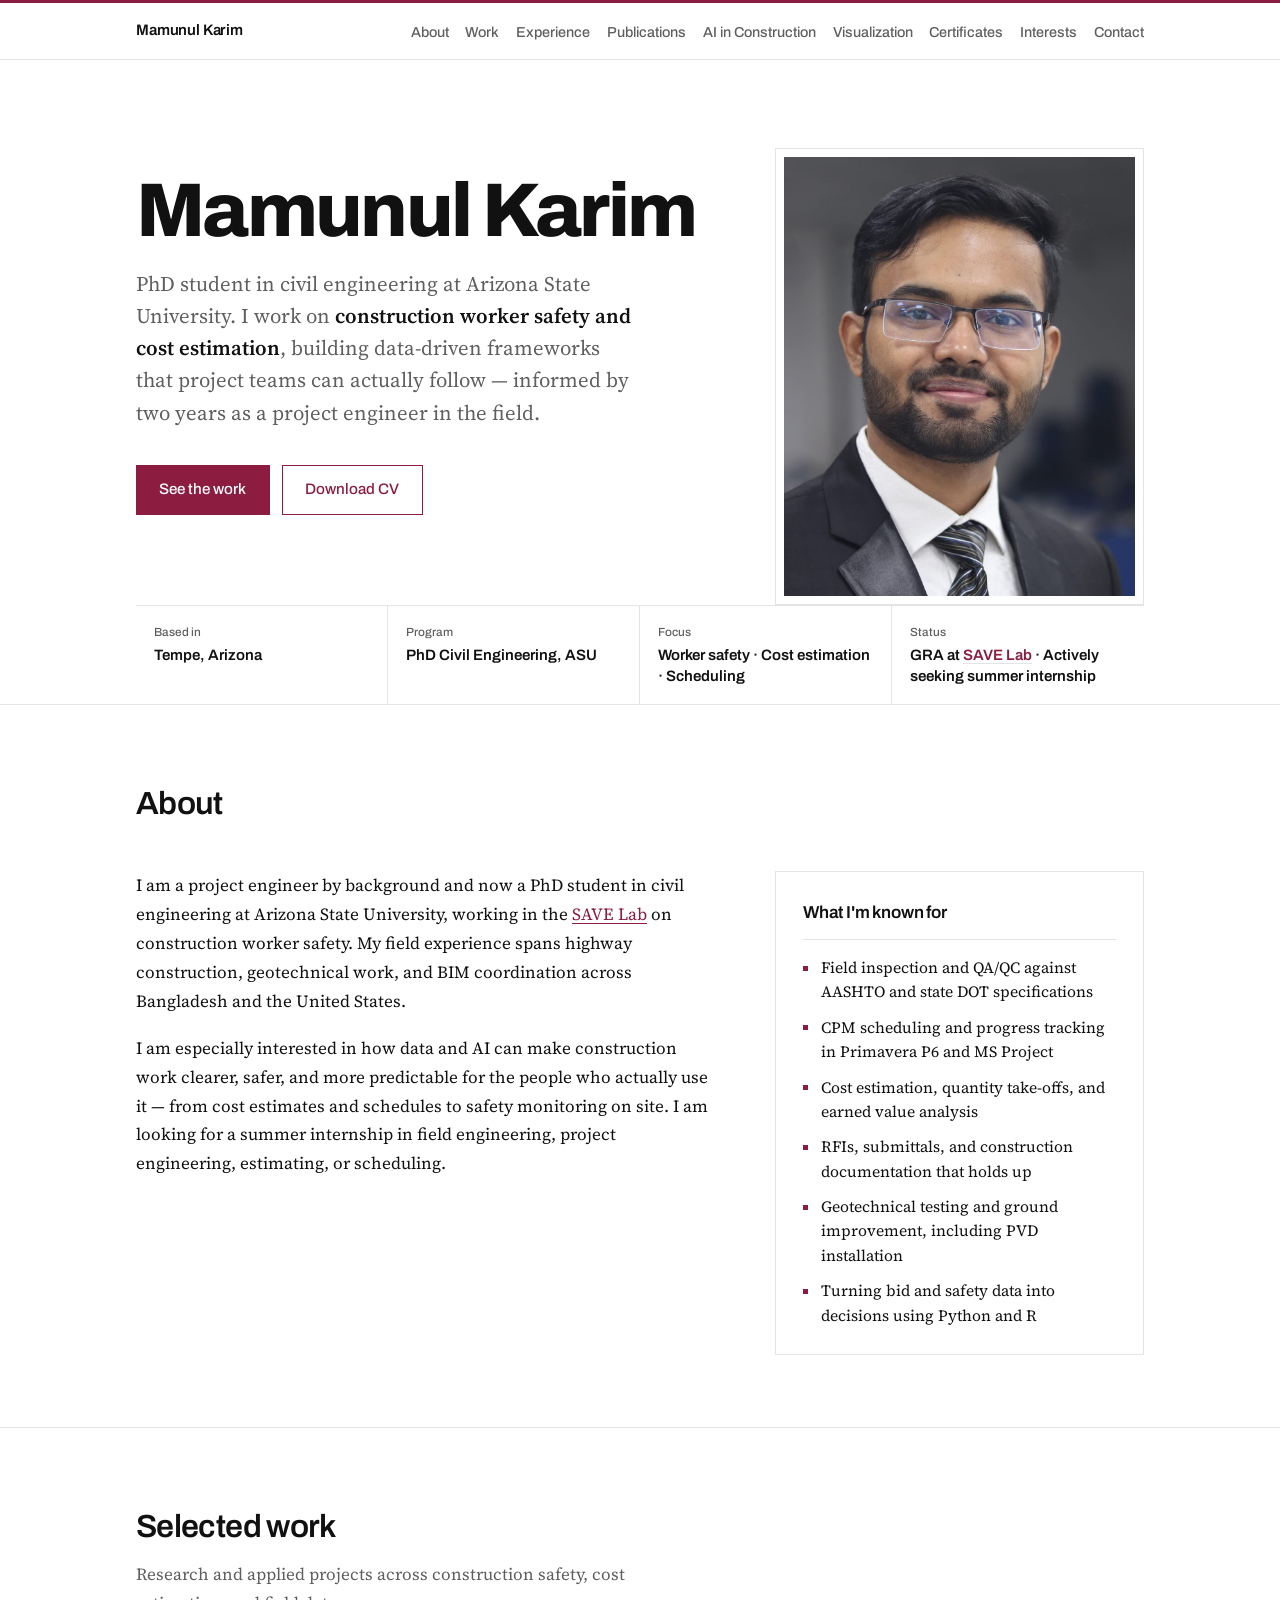
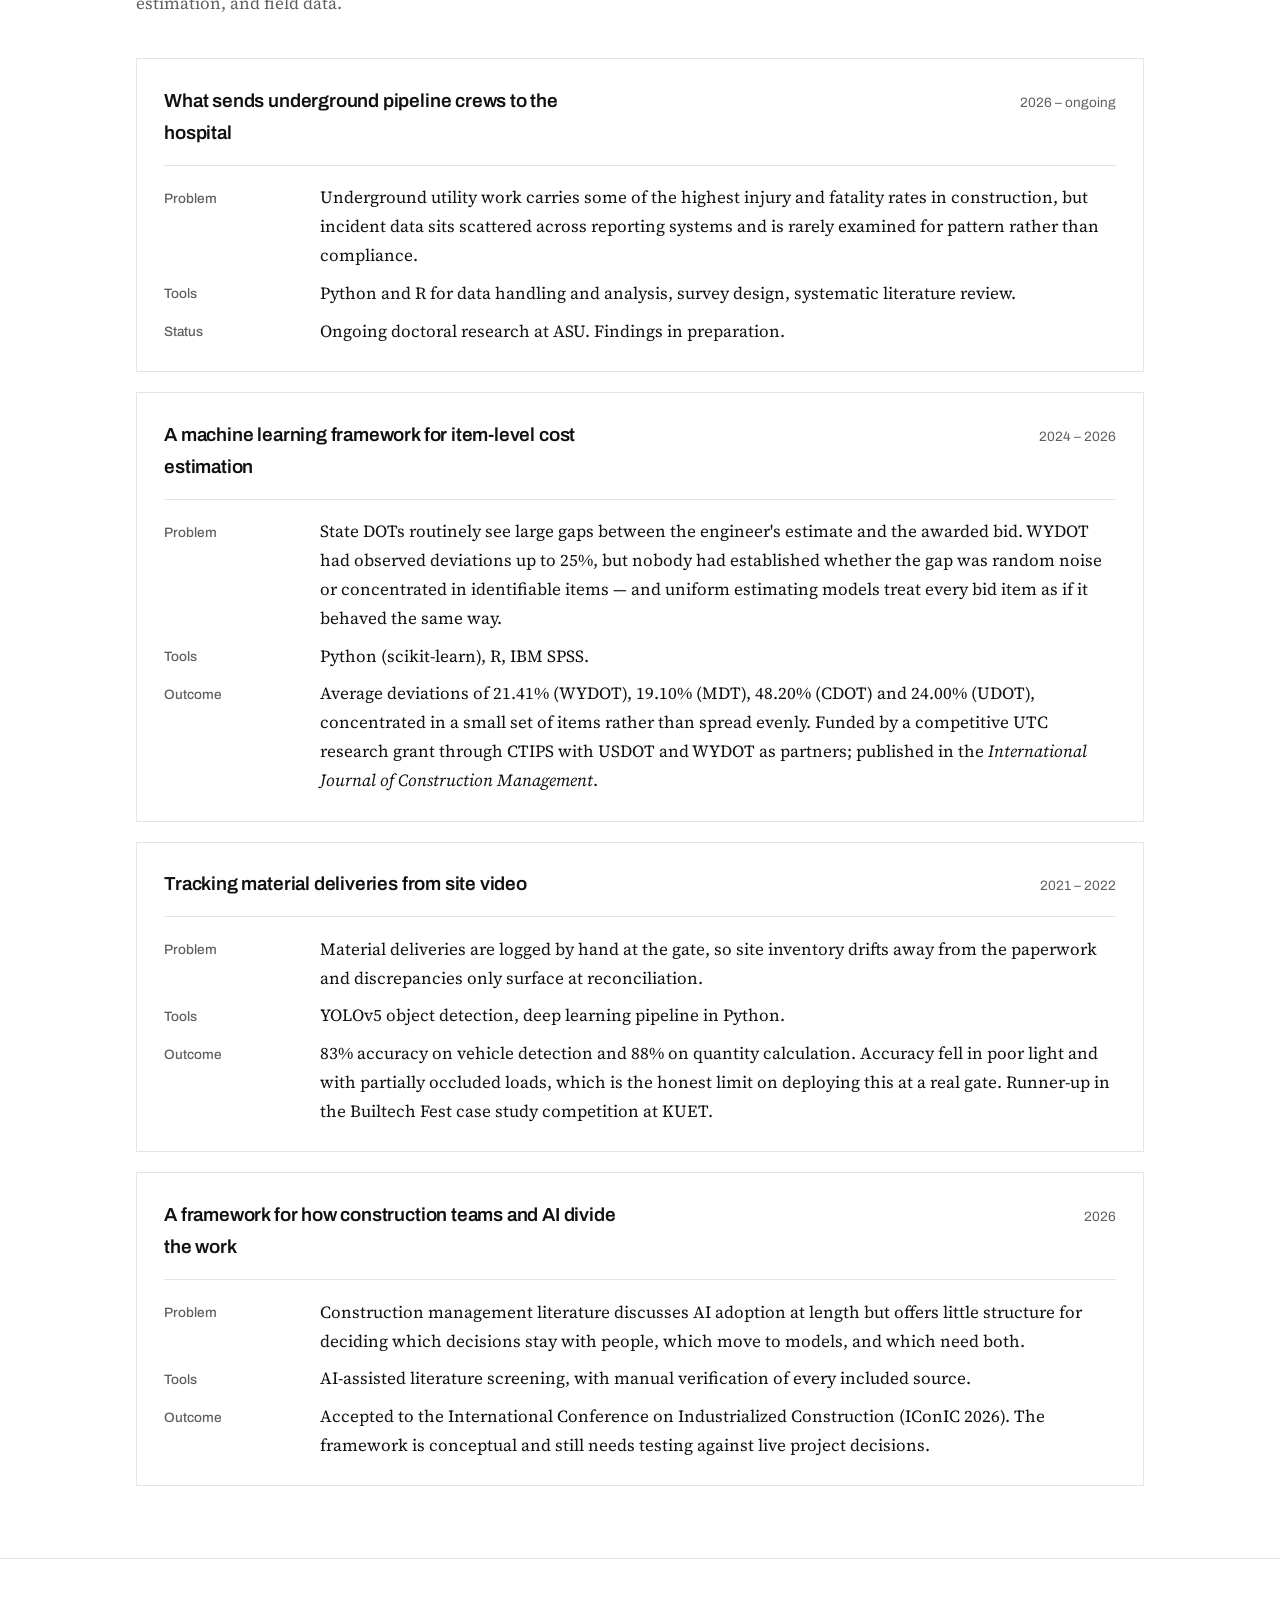
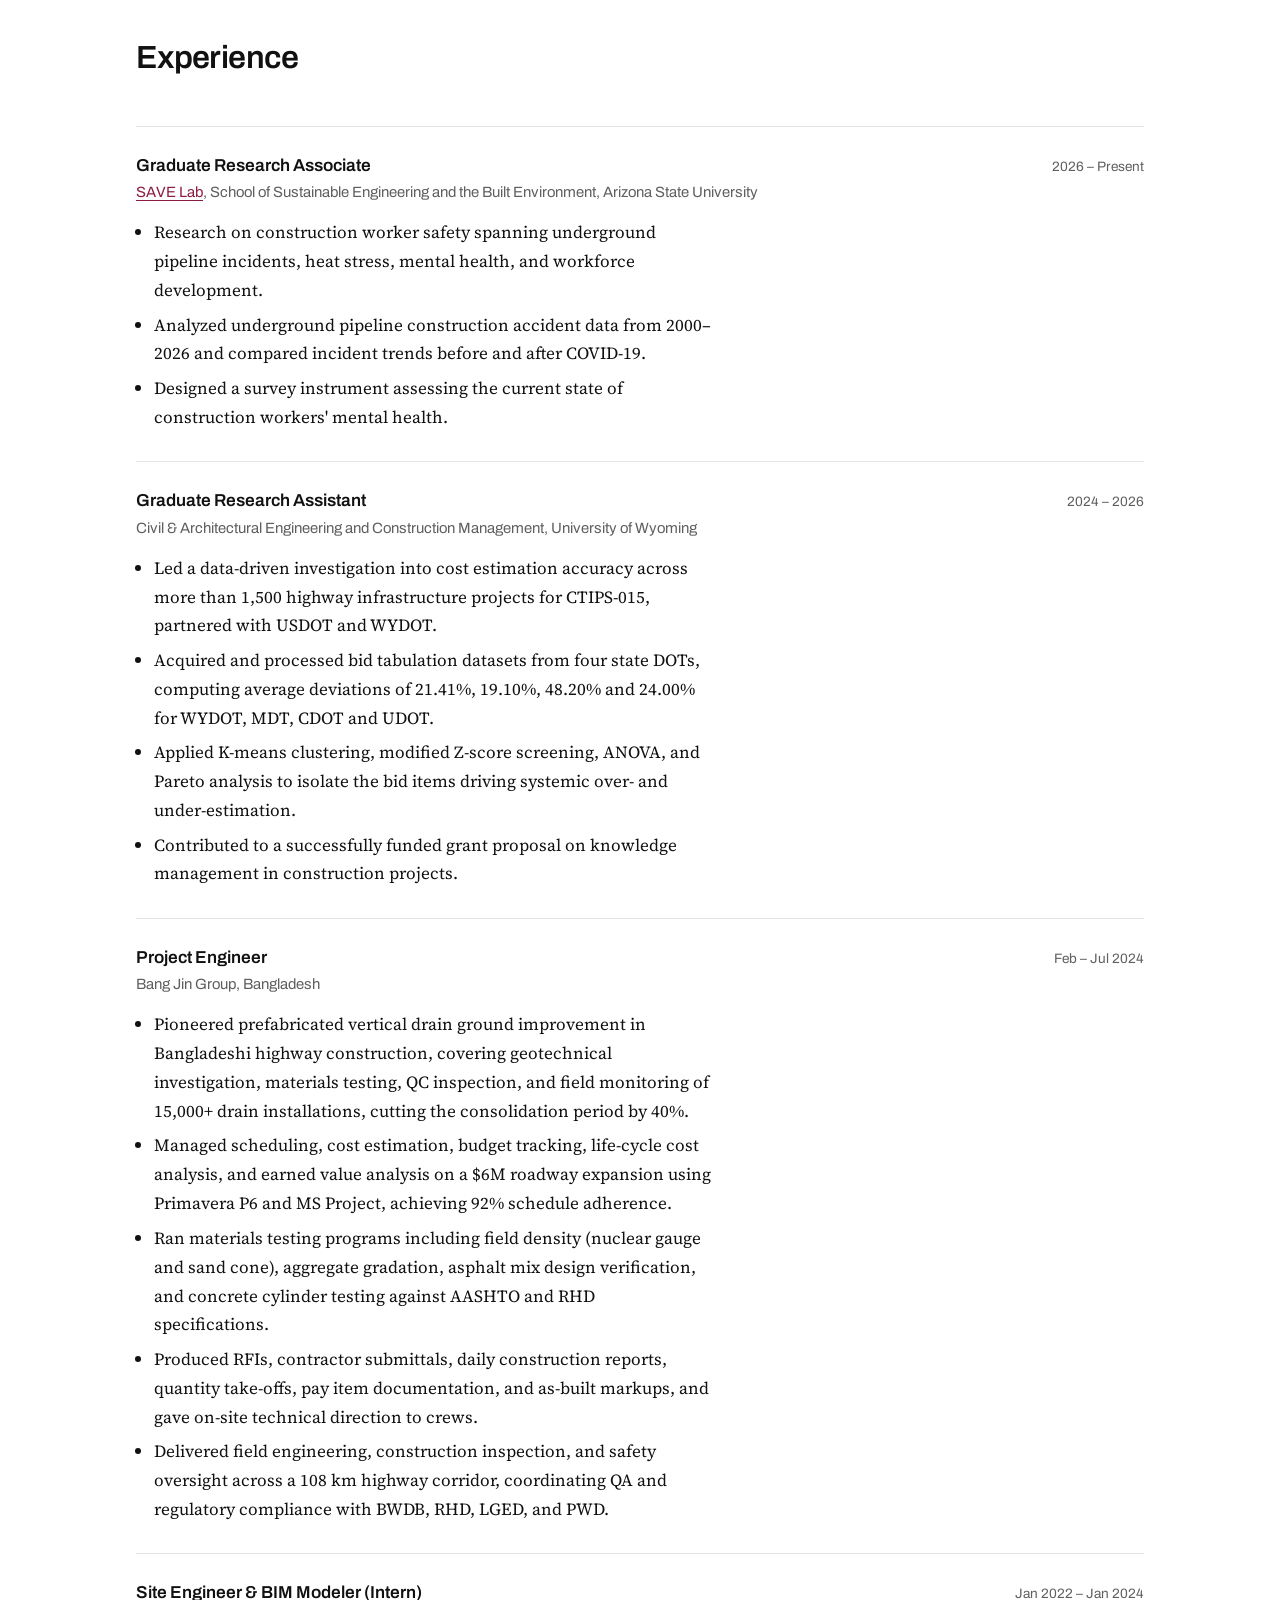
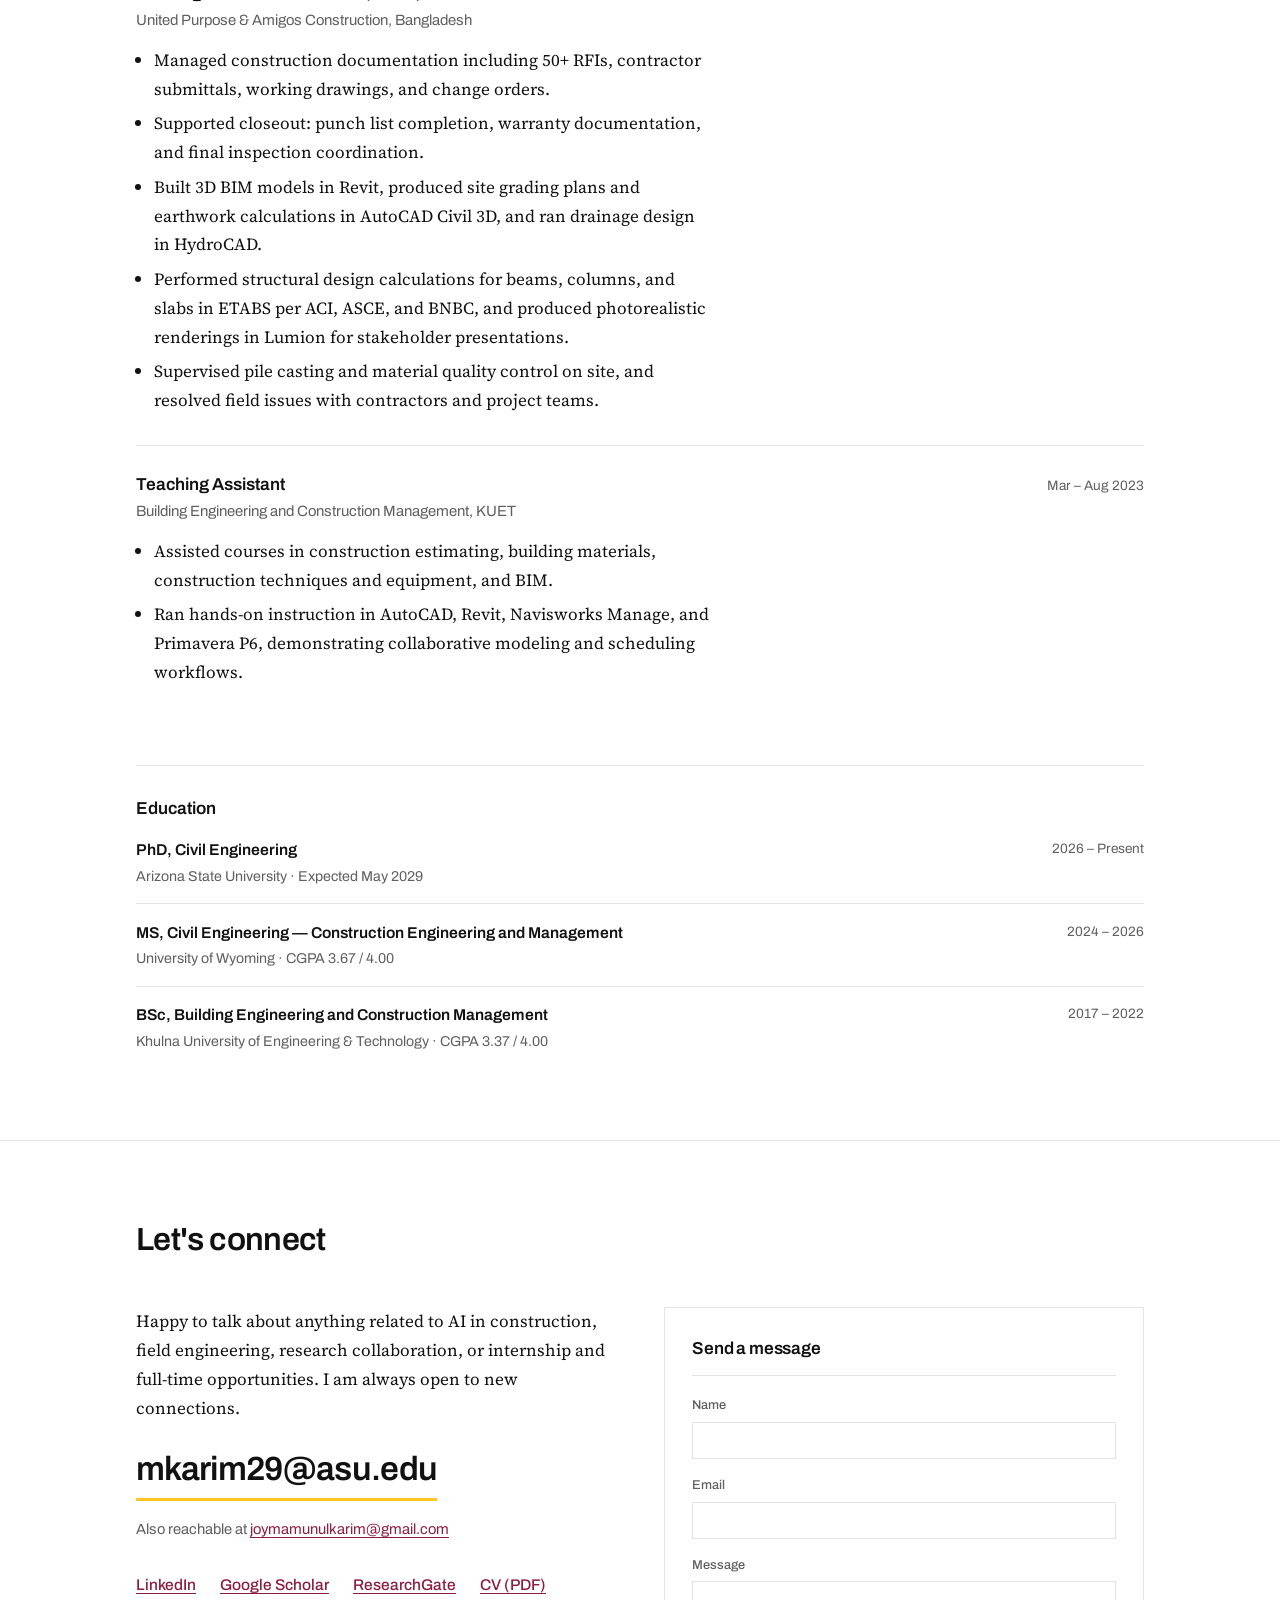
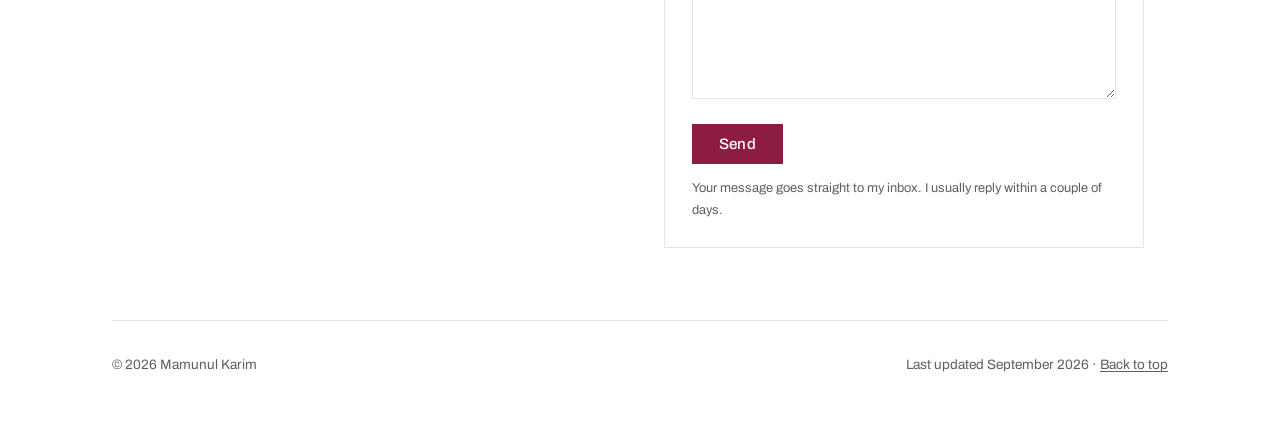
<file: index.html>
<!DOCTYPE html>
<html lang="en">
<head>
<meta charset="utf-8">
<meta name="viewport" content="width=device-width, initial-scale=1">

<title>Mamunul Karim — AI in Construction</title>
<meta name="description" content="Mamunul Karim is a PhD student in civil engineering at Arizona State University working on construction worker safety, cost estimation, and applied machine learning.">

<meta property="og:title" content="Mamunul Karim — AI in Construction">
<meta property="og:description" content="PhD student at Arizona State University. Construction worker safety, cost estimation, and applied machine learning.">
<meta property="og:type" content="website">

<link rel="icon" href="data:image/svg+xml,<svg xmlns='http://www.w3.org/2000/svg' viewBox='0 0 32 32'><rect width='32' height='32' fill='%238C1D40'/><text x='16' y='22' font-family='Helvetica,Arial' font-size='15' font-weight='700' fill='%23FFC627' text-anchor='middle'>MK</text></svg>">

<link rel="preconnect" href="https://fonts.googleapis.com">
<link rel="preconnect" href="https://fonts.gstatic.com" crossorigin>
<link href="https://fonts.googleapis.com/css2?family=Archivo:wght@400;500;600;800&family=Source+Serif+4:opsz,wght@8..60,400;8..60,600&display=swap" rel="stylesheet">
<link rel="stylesheet" href="style.css">
</head>

<body>
<div class="topbar"></div>
<a class="skip" href="#main">Skip to content</a>

<nav class="nav">
  <div class="wrap nav-in">
    <a class="nav-name" href="index.html">Mamunul Karim</a>
    <ul class="nav-links">
      <li><a href="#about">About</a></li>
      <li><a href="#work">Work</a></li>
      <li><a href="#experience">Experience</a></li>
      <li><a href="publications.html">Publications</a></li>
      <li><a href="ai-construction.html">AI in Construction</a></li>
      <li><a href="visualization.html">Visualization</a></li>
      <li><a href="certificates.html">Certificates</a></li>
      <li><a href="interests.html">Interests</a></li>
      <li><a href="#contact">Contact</a></li>
    </ul>
  </div>
</nav>

<main id="main">

<header class="hero" id="top">
  <div class="wrap hero-grid">
    <div>
    <h1>Mamunul Karim</h1>
    <p class="lede">
      PhD student in civil engineering at Arizona State University. I work on
      <strong>construction worker safety and cost estimation</strong>, building
      data-driven frameworks that project teams can actually follow — informed by two
      years as a project engineer in the field.
    </p>
    <div class="btns">
      <a class="btn btn-solid" href="#work">See the work</a>
      <a class="btn btn-line" href="cv.pdf">Download CV</a>
    </div>
    </div>
    <figure class="portrait">
      <img src="headshot.jpg" alt="Portrait of Mamunul Karim">
    </figure>
  </div>
  <div class="wrap">
    <div class="titleblock">
      <div class="tb"><span class="k">Based in</span><span class="v">Tempe, Arizona</span></div>
      <div class="tb"><span class="k">Program</span><span class="v">PhD Civil Engineering, ASU</span></div>
      <div class="tb"><span class="k">Focus</span><span class="v">Worker safety · Cost estimation · Scheduling</span></div>
      <div class="tb"><span class="k">Status</span><span class="v">GRA at <a href="https://labs.engineering.asu.edu/save/">SAVE Lab</a> · Actively seeking summer internship</span></div>
    </div>
  </div>
</header>

<section class="sec" id="about">
  <div class="wrap">
    <div class="sec-head">
      <h2>About</h2>
    </div>
    <div class="about-grid">
      <div class="prose">
        <p>I am a project engineer by background and now a PhD student in civil engineering at Arizona State University, working in the <a href="https://labs.engineering.asu.edu/save/">SAVE Lab</a> on construction worker safety. My field experience spans highway construction, geotechnical work, and BIM coordination across Bangladesh and the United States.</p>

        <p>I am especially interested in how data and AI can make construction work clearer, safer, and more predictable for the people who actually use it — from cost estimates and schedules to safety monitoring on site. I am looking for a summer internship in field engineering, project engineering, estimating, or scheduling.</p>
      </div>

      <aside class="known">
        <h3>What I'm known for</h3>
        <ul>
          <li>Field inspection and QA/QC against AASHTO and state DOT specifications</li>
          <li>CPM scheduling and progress tracking in Primavera P6 and MS Project</li>
          <li>Cost estimation, quantity take-offs, and earned value analysis</li>
          <li>RFIs, submittals, and construction documentation that holds up</li>
          <li>Geotechnical testing and ground improvement, including PVD installation</li>
          <li>Turning bid and safety data into decisions using Python and R</li>
        </ul>
      </aside>
    </div>
  </div>
</section>

<section class="sec" id="work">
  <div class="wrap">
    <div class="sec-head">
      <h2>Selected work</h2>
      <p>Research and applied projects across construction safety, cost estimation, and field data.</p>
    </div>

    <div class="sheets">

      <article class="sheet">
        <div class="sheet-top">
          <h3>What sends underground pipeline crews to the hospital</h3>
          <span class="when">2026 – ongoing</span>
        </div>
        <dl class="spec">
          <dt>Problem</dt>
          <dd>Underground utility work carries some of the highest injury and fatality rates in construction, but incident data sits scattered across reporting systems and is rarely examined for pattern rather than compliance.</dd>
          <dt>Tools</dt>
          <dd>Python and R for data handling and analysis, survey design, systematic literature review.</dd>
          <dt>Status</dt>
          <dd>Ongoing doctoral research at ASU. Findings in preparation.</dd>
        </dl>
      </article>

      <article class="sheet">
        <div class="sheet-top">
          <h3>A machine learning framework for item-level cost estimation</h3>
          <span class="when">2024 – 2026</span>
        </div>
        <dl class="spec">
          <dt>Problem</dt>
          <dd>State DOTs routinely see large gaps between the engineer's estimate and the awarded bid. WYDOT had observed deviations up to 25%, but nobody had established whether the gap was random noise or concentrated in identifiable items — and uniform estimating models treat every bid item as if it behaved the same way.</dd>
          <dt>Tools</dt>
          <dd>Python (scikit-learn), R, IBM SPSS.</dd>
          <dt>Outcome</dt>
          <dd>Average deviations of 21.41% (WYDOT), 19.10% (MDT), 48.20% (CDOT) and 24.00% (UDOT), concentrated in a small set of items rather than spread evenly. Funded by a competitive UTC research grant through CTIPS with USDOT and WYDOT as partners; published in the <i>International Journal of Construction Management</i>.</dd>
        </dl>
      </article>

      <article class="sheet">
        <div class="sheet-top">
          <h3>Tracking material deliveries from site video</h3>
          <span class="when">2021 – 2022</span>
        </div>
        <dl class="spec">
          <dt>Problem</dt>
          <dd>Material deliveries are logged by hand at the gate, so site inventory drifts away from the paperwork and discrepancies only surface at reconciliation.</dd>
          <dt>Tools</dt>
          <dd>YOLOv5 object detection, deep learning pipeline in Python.</dd>
          <dt>Outcome</dt>
          <dd>83% accuracy on vehicle detection and 88% on quantity calculation. Accuracy fell in poor light and with partially occluded loads, which is the honest limit on deploying this at a real gate. Runner-up in the Builtech Fest case study competition at KUET.</dd>
        </dl>
      </article>

      <article class="sheet">
        <div class="sheet-top">
          <h3>A framework for how construction teams and AI divide the work</h3>
          <span class="when">2026</span>
        </div>
        <dl class="spec">
          <dt>Problem</dt>
          <dd>Construction management literature discusses AI adoption at length but offers little structure for deciding which decisions stay with people, which move to models, and which need both.</dd>
          <dt>Tools</dt>
          <dd>AI-assisted literature screening, with manual verification of every included source.</dd>
          <dt>Outcome</dt>
          <dd>Accepted to the International Conference on Industrialized Construction (IConIC 2026). The framework is conceptual and still needs testing against live project decisions.</dd>
        </dl>
      </article>

    </div>
  </div>
</section>

<section class="sec" id="experience">
  <div class="wrap">
    <div class="sec-head">
      <h2>Experience</h2>
    </div>

    <div class="job">
      <div class="job-top">
        <div>
          <h3>Graduate Research Associate</h3>
          <div class="org"><a href="https://labs.engineering.asu.edu/save/">SAVE Lab</a>, School of Sustainable Engineering and the Built Environment, Arizona State University</div>
        </div>
        <span class="when">2026 – Present</span>
      </div>
      <ul>
        <li>Research on construction worker safety spanning underground pipeline incidents, heat stress, mental health, and workforce development.</li>
        <li>Analyzed underground pipeline construction accident data from 2000–2026 and compared incident trends before and after COVID-19.</li>
        <li>Designed a survey instrument assessing the current state of construction workers' mental health.</li>
      </ul>
    </div>

    <div class="job">
      <div class="job-top">
        <div>
          <h3>Graduate Research Assistant</h3>
          <div class="org">Civil &amp; Architectural Engineering and Construction Management, University of Wyoming</div>
        </div>
        <span class="when">2024 – 2026</span>
      </div>
      <ul>
        <li>Led a data-driven investigation into cost estimation accuracy across more than 1,500 highway infrastructure projects for CTIPS-015, partnered with USDOT and WYDOT.</li>
        <li>Acquired and processed bid tabulation datasets from four state DOTs, computing average deviations of 21.41%, 19.10%, 48.20% and 24.00% for WYDOT, MDT, CDOT and UDOT.</li>
        <li>Applied K-means clustering, modified Z-score screening, ANOVA, and Pareto analysis to isolate the bid items driving systemic over- and under-estimation.</li>
        <li>Contributed to a successfully funded grant proposal on knowledge management in construction projects.</li>
      </ul>
    </div>

    <div class="job">
      <div class="job-top">
        <div>
          <h3>Project Engineer</h3>
          <div class="org">Bang Jin Group, Bangladesh</div>
        </div>
        <span class="when">Feb – Jul 2024</span>
      </div>
      <ul>
        <li>Pioneered prefabricated vertical drain ground improvement in Bangladeshi highway construction, covering geotechnical investigation, materials testing, QC inspection, and field monitoring of 15,000+ drain installations, cutting the consolidation period by 40%.</li>
        <li>Managed scheduling, cost estimation, budget tracking, life-cycle cost analysis, and earned value analysis on a $6M roadway expansion using Primavera P6 and MS Project, achieving 92% schedule adherence.</li>
        <li>Ran materials testing programs including field density (nuclear gauge and sand cone), aggregate gradation, asphalt mix design verification, and concrete cylinder testing against AASHTO and RHD specifications.</li>
        <li>Produced RFIs, contractor submittals, daily construction reports, quantity take-offs, pay item documentation, and as-built markups, and gave on-site technical direction to crews.</li>
        <li>Delivered field engineering, construction inspection, and safety oversight across a 108 km highway corridor, coordinating QA and regulatory compliance with BWDB, RHD, LGED, and PWD.</li>
      </ul>
    </div>

    <div class="job">
      <div class="job-top">
        <div>
          <h3>Site Engineer &amp; BIM Modeler (Intern)</h3>
          <div class="org">United Purpose &amp; Amigos Construction, Bangladesh</div>
        </div>
        <span class="when">Jan 2022 – Jan 2024</span>
      </div>
      <ul>
        <li>Managed construction documentation including 50+ RFIs, contractor submittals, working drawings, and change orders.</li>
        <li>Supported closeout: punch list completion, warranty documentation, and final inspection coordination.</li>
        <li>Built 3D BIM models in Revit, produced site grading plans and earthwork calculations in AutoCAD Civil 3D, and ran drainage design in HydroCAD.</li>
        <li>Performed structural design calculations for beams, columns, and slabs in ETABS per ACI, ASCE, and BNBC, and produced photorealistic renderings in Lumion for stakeholder presentations.</li>
        <li>Supervised pile casting and material quality control on site, and resolved field issues with contractors and project teams.</li>
      </ul>
    </div>

    <div class="job">
      <div class="job-top">
        <div>
          <h3>Teaching Assistant</h3>
          <div class="org">Building Engineering and Construction Management, KUET</div>
        </div>
        <span class="when">Mar – Aug 2023</span>
      </div>
      <ul>
        <li>Assisted courses in construction estimating, building materials, construction techniques and equipment, and BIM.</li>
        <li>Ran hands-on instruction in AutoCAD, Revit, Navisworks Manage, and Primavera P6, demonstrating collaborative modeling and scheduling workflows.</li>
      </ul>
    </div>

    <div class="edu">
      <h3 class="edu-title">Education</h3>

      <div class="deg">
        <div>
          <p class="d-name">PhD, Civil Engineering</p>
          <div class="d-org">Arizona State University · Expected May 2029</div>
        </div>
        <span class="when">2026 – Present</span>
      </div>

      <div class="deg">
        <div>
          <p class="d-name">MS, Civil Engineering — Construction Engineering and Management</p>
          <div class="d-org">University of Wyoming · CGPA 3.67 / 4.00</div>
        </div>
        <span class="when">2024 – 2026</span>
      </div>

      <div class="deg">
        <div>
          <p class="d-name">BSc, Building Engineering and Construction Management</p>
          <div class="d-org">Khulna University of Engineering &amp; Technology · CGPA 3.37 / 4.00</div>
        </div>
        <span class="when">2017 – 2022</span>
      </div>
    </div>
  </div>
</section>

<section class="sec" id="contact">
  <div class="wrap">
    <div class="sec-head">
      <h2>Let's connect</h2>
    </div>

    <div class="contact-grid">
      <div>
        <div class="prose">
          <p>Happy to talk about anything related to AI in construction, field engineering, research collaboration, or internship and full-time opportunities. I am always open to new connections.</p>
        </div>
        <a class="mail" href="mailto:mkarim29@asu.edu">mkarim29@asu.edu</a>
        <p class="alt-mail">Also reachable at <a href="mailto:joymamunulkarim@gmail.com">joymamunulkarim@gmail.com</a></p>
        <ul class="links">
          <li><a href="https://www.linkedin.com/in/mamunul-karim-civil/">LinkedIn</a></li>
          <li><a href="https://scholar.google.com/citations?user=-OOu81kAAAAJ&amp;hl=en">Google Scholar</a></li>
          <li><a href="https://www.researchgate.net/profile/Mamunul-Karim">ResearchGate</a></li>
          <li><a href="cv.pdf">CV (PDF)</a></li>
        </ul>
      </div>

      <!-- ============================================================
           CONTACT FORM — submissions go to Formspree, then to email.
           Endpoint is live; nothing here needs editing.
           ============================================================ -->
      <div class="cform-card">
        <h3>Send a message</h3>
        <form class="cform" action="https://formspree.io/f/myeylpdb" method="POST">
          <input type="hidden" name="_subject" value="New message from mamunul-karim.vercel.app">

          <label for="cf-name">Name</label>
          <input id="cf-name" name="name" type="text" autocomplete="name" required>

          <label for="cf-email">Email</label>
          <input id="cf-email" name="email" type="email" autocomplete="email" required>

          <label for="cf-message">Message</label>
          <textarea id="cf-message" name="message" rows="6" required></textarea>

          <button type="submit">Send</button>
          <p class="note">Your message goes straight to my inbox. I usually reply within a couple of days.</p>
        </form>
      </div>
    </div>
  </div>
</section>

</main>

<footer class="wrap foot">
  <span>© 2026 Mamunul Karim</span>
  <span>Last updated September 2026 · <a href="#top">Back to top</a></span>
</footer>

</body>
</html>
</file>
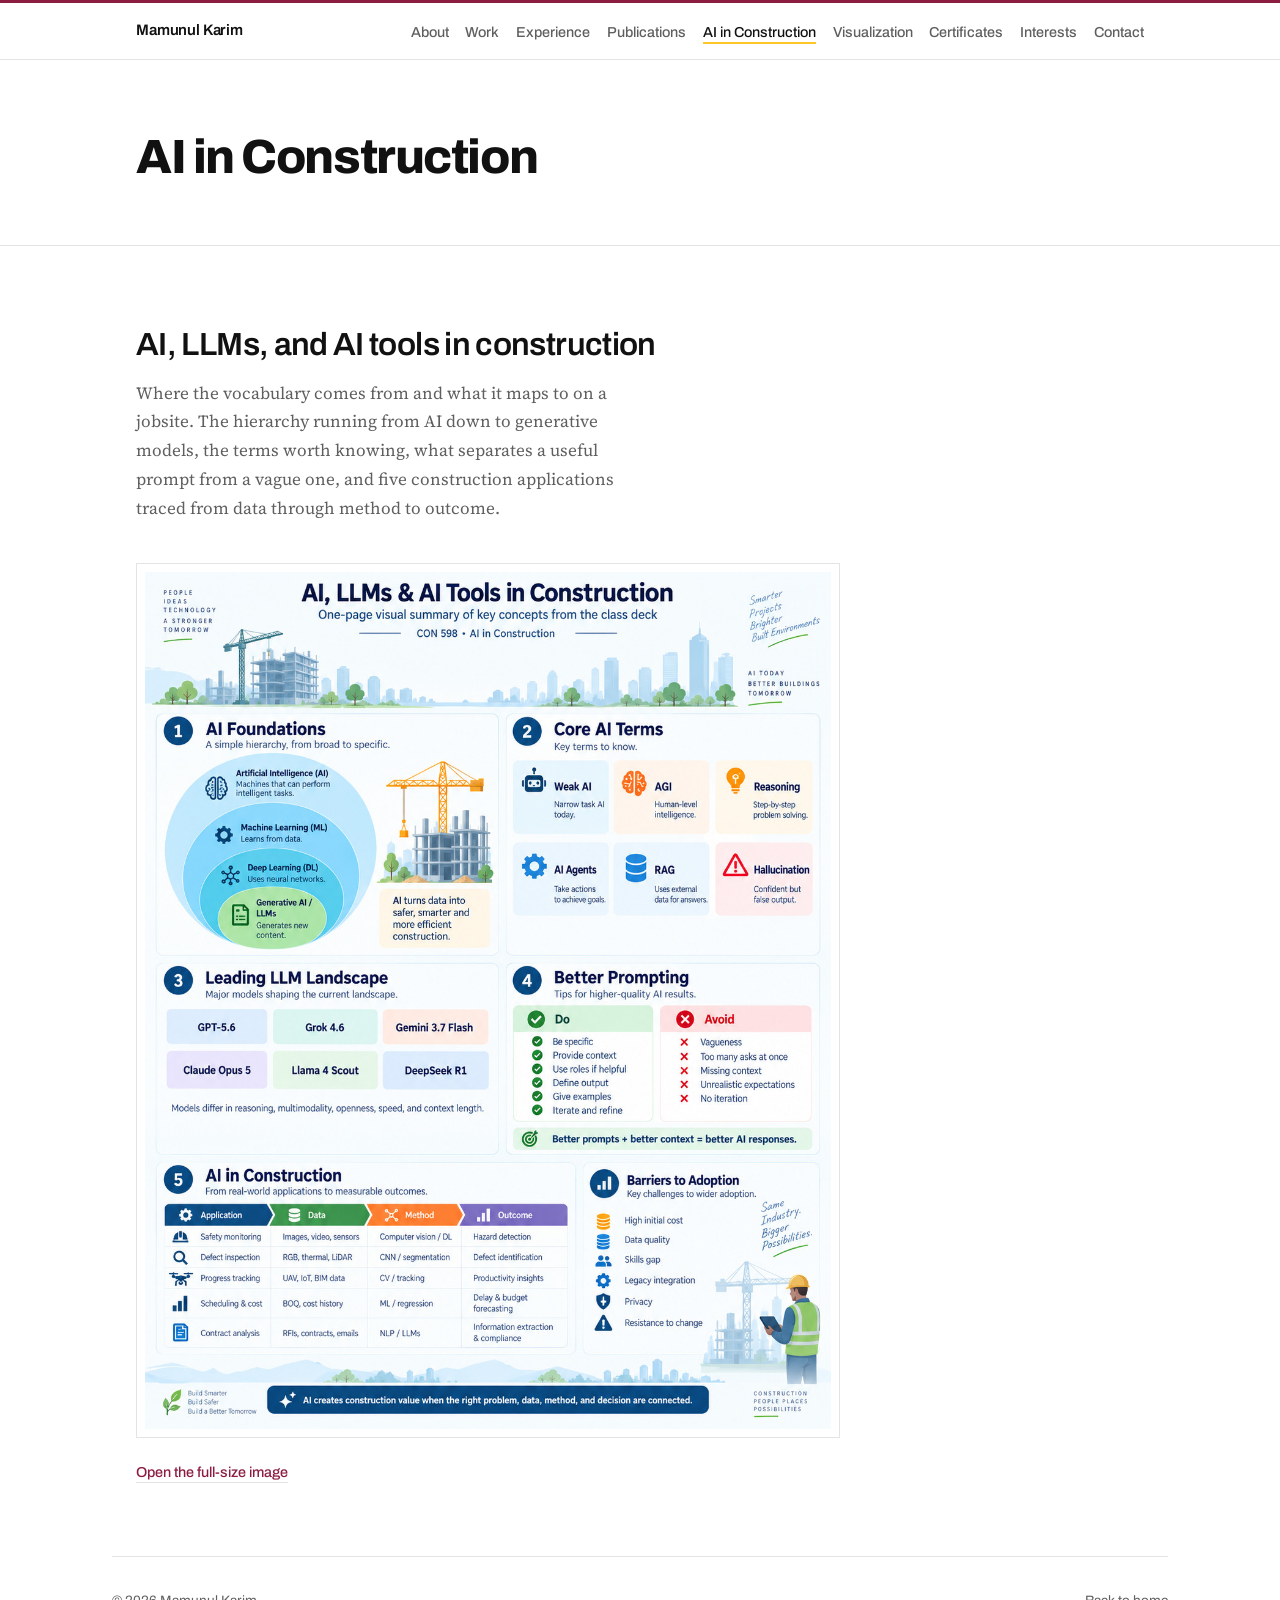
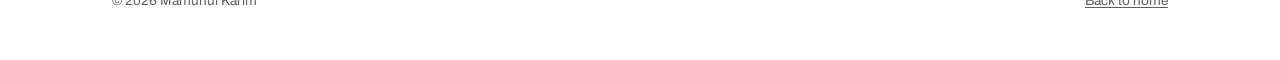
<file: ai-construction.html>
<!DOCTYPE html>
<html lang="en">
<head>
<meta charset="utf-8">
<meta name="viewport" content="width=device-width, initial-scale=1">

<title>AI in Construction — Mamunul Karim</title>
<meta name="description" content="Visual notes on artificial intelligence, machine learning, and large language models in construction, by Mamunul Karim.">
<meta property="og:title" content="AI in Construction — Mamunul Karim">
<meta property="og:description" content="Visual notes on artificial intelligence and machine learning in construction.">
<meta property="og:type" content="website">

<link rel="icon" href="data:image/svg+xml,<svg xmlns='http://www.w3.org/2000/svg' viewBox='0 0 32 32'><rect width='32' height='32' fill='%238C1D40'/><text x='16' y='22' font-family='Helvetica,Arial' font-size='15' font-weight='700' fill='%23FFC627' text-anchor='middle'>MK</text></svg>">

<link rel="preconnect" href="https://fonts.googleapis.com">
<link rel="preconnect" href="https://fonts.gstatic.com" crossorigin>
<link href="https://fonts.googleapis.com/css2?family=Archivo:wght@400;500;600;800&family=Source+Serif+4:opsz,wght@8..60,400;8..60,600&display=swap" rel="stylesheet">
<link rel="stylesheet" href="style.css">
</head>

<body>
<div class="topbar"></div>
<a class="skip" href="#main">Skip to content</a>

<nav class="nav">
  <div class="wrap nav-in">
    <a class="nav-name" href="index.html">Mamunul Karim</a>
    <ul class="nav-links">
      <li><a href="index.html#about">About</a></li>
      <li><a href="index.html#work">Work</a></li>
      <li><a href="index.html#experience">Experience</a></li>
      <li><a href="publications.html">Publications</a></li>
      <li><a href="ai-construction.html" class="here">AI in Construction</a></li>
      <li><a href="visualization.html">Visualization</a></li>
      <li><a href="certificates.html">Certificates</a></li>
      <li><a href="interests.html">Interests</a></li>
      <li><a href="index.html#contact">Contact</a></li>
    </ul>
  </div>
</nav>

<main id="main">

<header class="page-head">
  <div class="wrap">
    <h1>AI in Construction</h1>
  </div>
</header>

<!-- ============================================================
     ENTRY 1
     TO ADD A NEW ENTRY: copy everything between the two
     "ENTRY" comment markers below, paste it directly ABOVE this
     comment so the newest entry sits at the top, then change
     the heading, the paragraph, and the image number.
     Images live in the ai/ folder as ai-01.jpg, ai-02.jpg, ...
     ============================================================ -->
<section class="sec">
  <div class="wrap">
    <div class="sec-head">
      <h2>AI, LLMs, and AI tools in construction</h2>
      <p>Where the vocabulary comes from and what it maps to on a jobsite. The hierarchy running from AI down to generative models, the terms worth knowing, what separates a useful prompt from a vague one, and five construction applications traced from data through method to outcome.</p>
    </div>

    <figure class="board">
      <a href="ai/ai-01.jpg" target="_blank" rel="noopener">
        <img src="ai/ai-01.jpg" alt="One-page summary of AI concepts for construction: the AI to machine learning to deep learning to generative AI hierarchy, core terms including AI agents, RAG and hallucination, the current large language model landscape, prompting practices to use and avoid, a table of five construction applications with their data, method and outcome, and six barriers to adoption.">
      </a>
    </figure>

    <p class="more"><a href="ai/ai-01.jpg" target="_blank" rel="noopener">Open the full-size image</a></p>
  </div>
</section>
<!-- ============================================================
     END OF ENTRY 1
     ============================================================ -->

</main>

<footer class="wrap foot">
  <span>© 2026 Mamunul Karim</span>
  <span><a href="index.html">Back to home</a></span>
</footer>

</body>
</html>
</file>
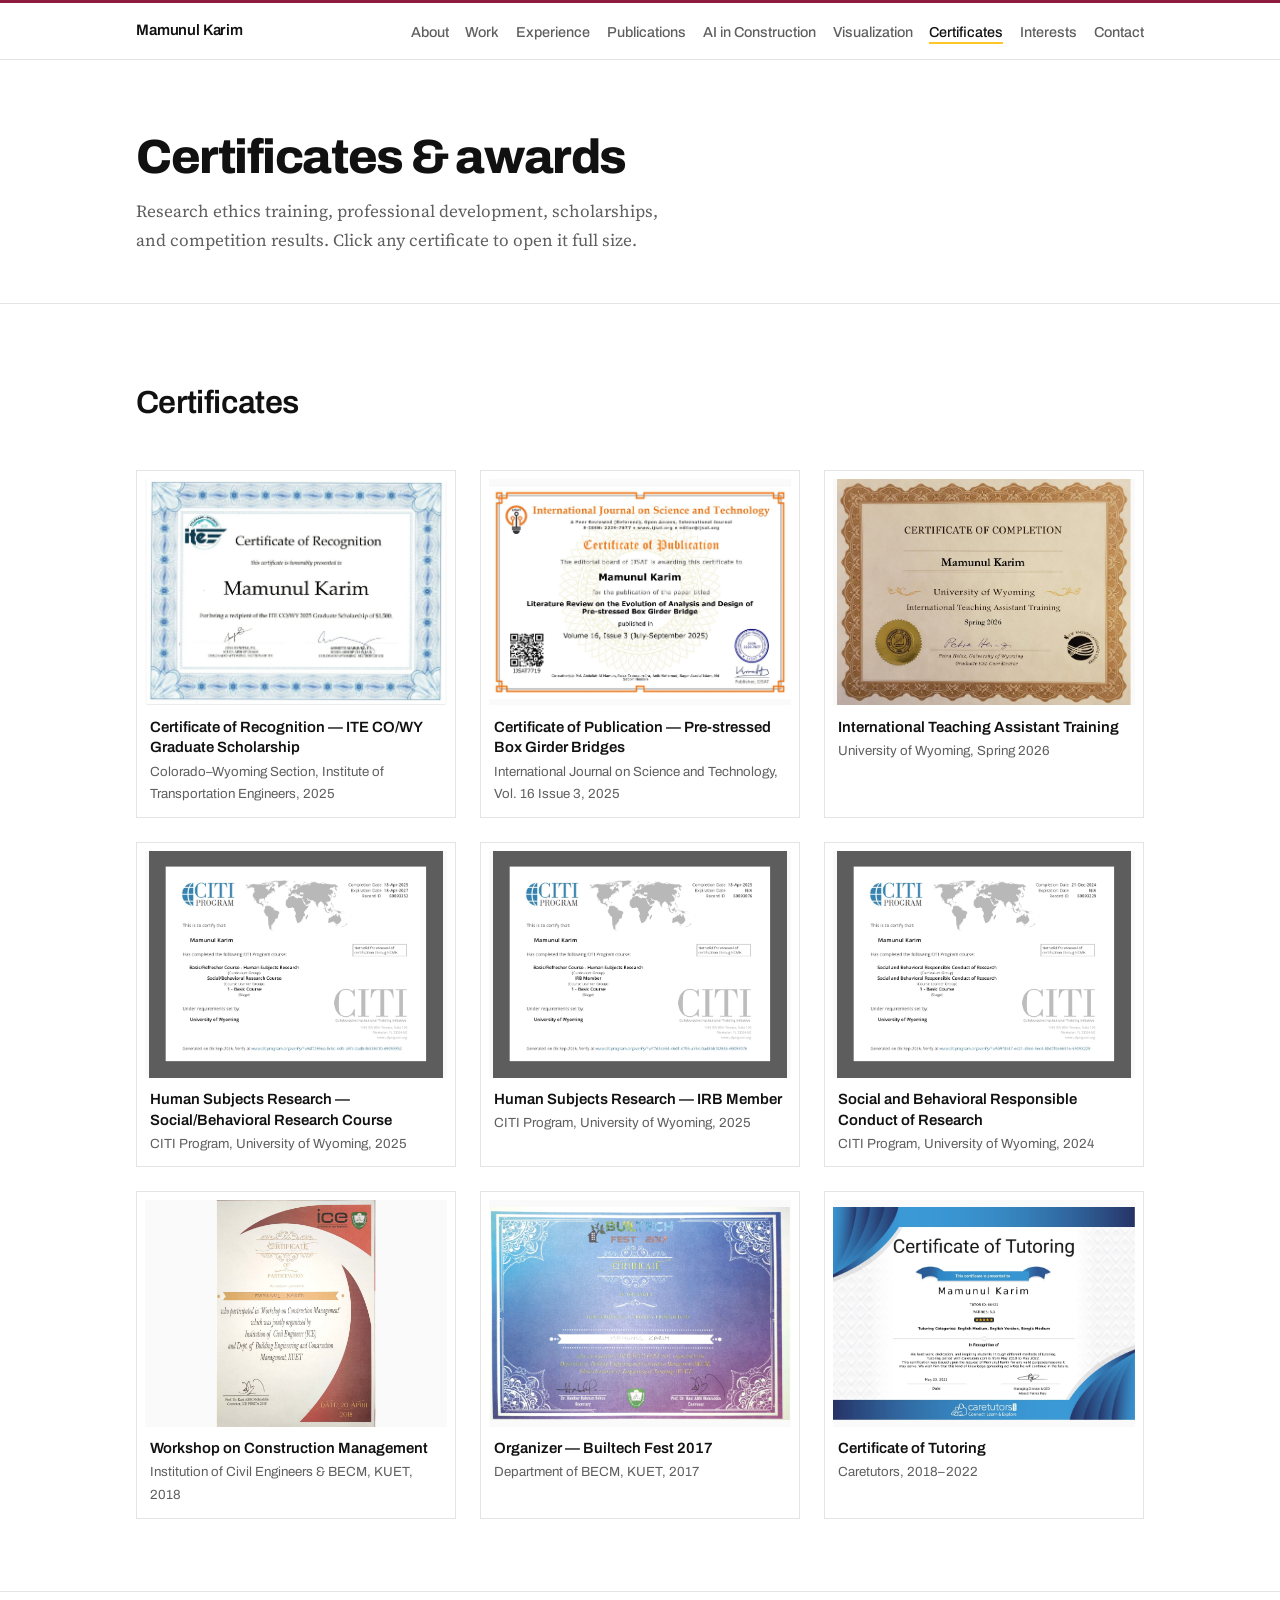
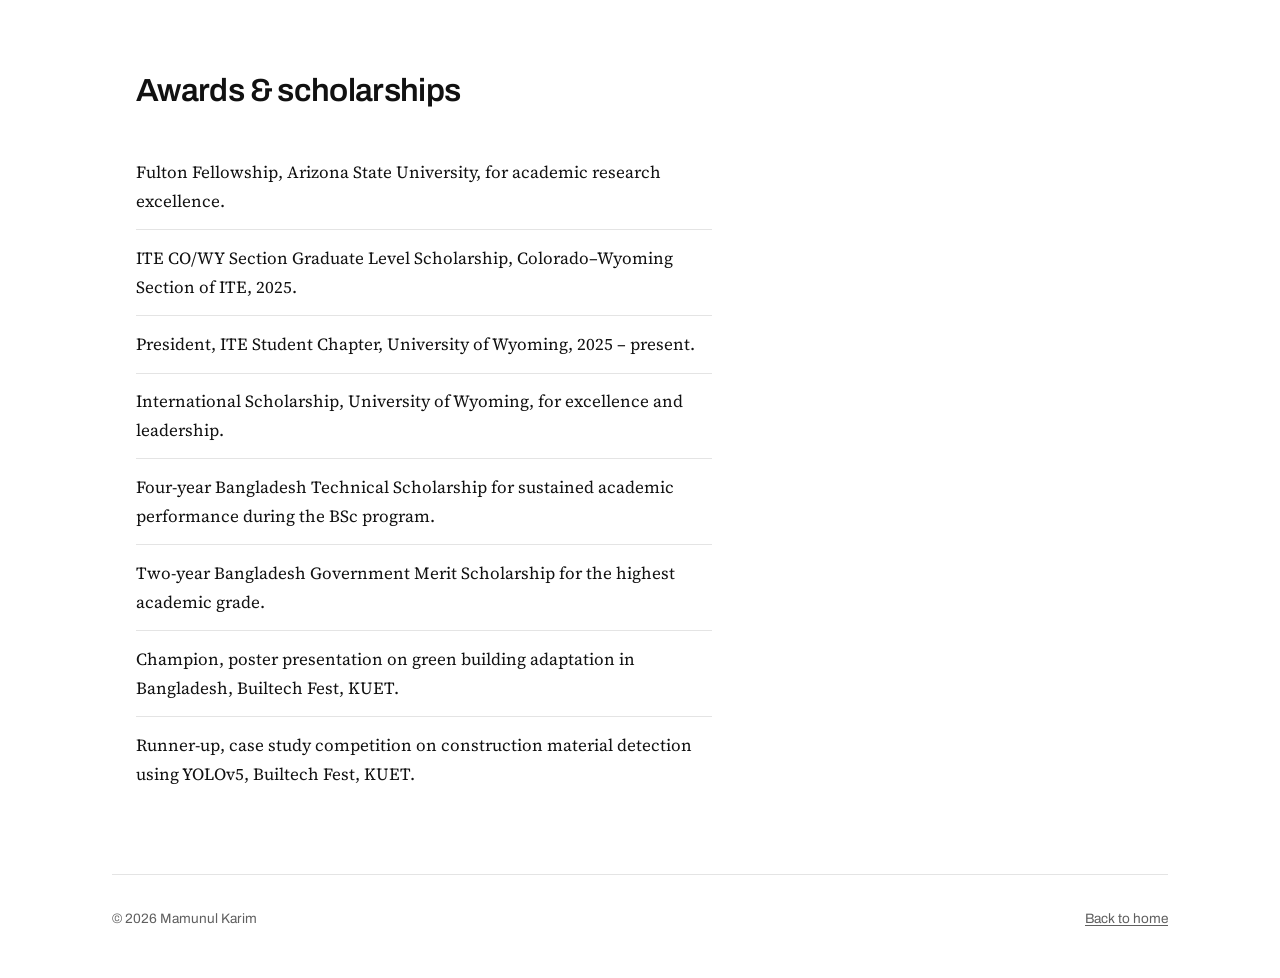
<file: certificates.html>
<!DOCTYPE html>
<html lang="en">
<head>
<meta charset="utf-8">
<meta name="viewport" content="width=device-width, initial-scale=1">

<title>Certificates &amp; awards — Mamunul Karim</title>
<meta name="description" content="Certifications, research ethics training, scholarships, and awards held by Mamunul Karim.">
<meta property="og:title" content="Certificates &amp; awards — Mamunul Karim">
<meta property="og:description" content="Certifications, research ethics training, scholarships, and awards.">
<meta property="og:type" content="website">

<link rel="icon" href="data:image/svg+xml,<svg xmlns='http://www.w3.org/2000/svg' viewBox='0 0 32 32'><rect width='32' height='32' fill='%238C1D40'/><text x='16' y='22' font-family='Helvetica,Arial' font-size='15' font-weight='700' fill='%23FFC627' text-anchor='middle'>MK</text></svg>">

<link rel="preconnect" href="https://fonts.googleapis.com">
<link rel="preconnect" href="https://fonts.gstatic.com" crossorigin>
<link href="https://fonts.googleapis.com/css2?family=Archivo:wght@400;500;600;800&family=Source+Serif+4:opsz,wght@8..60,400;8..60,600&display=swap" rel="stylesheet">
<link rel="stylesheet" href="style.css">
</head>

<body>
<div class="topbar"></div>
<a class="skip" href="#main">Skip to content</a>

<nav class="nav">
  <div class="wrap nav-in">
    <a class="nav-name" href="index.html">Mamunul Karim</a>
    <ul class="nav-links">
      <li><a href="index.html#about">About</a></li>
      <li><a href="index.html#work">Work</a></li>
      <li><a href="index.html#experience">Experience</a></li>
      <li><a href="publications.html">Publications</a></li>
      <li><a href="ai-construction.html">AI in Construction</a></li>
      <li><a href="visualization.html">Visualization</a></li>
      <li><a href="certificates.html" class="here">Certificates</a></li>
      <li><a href="interests.html">Interests</a></li>
      <li><a href="index.html#contact">Contact</a></li>
    </ul>
  </div>
</nav>

<main id="main">

<header class="page-head">
  <div class="wrap">
    <h1>Certificates &amp; awards</h1>
    <p>Research ethics training, professional development, scholarships, and competition results. Click any certificate to open it full size.</p>
  </div>
</header>

<section class="sec">
  <div class="wrap">
    <div class="sec-head">
      <h2>Certificates</h2>
    </div>

    <div class="certs">

      <figure class="cert">
        <a href="certificates/cert-11.jpg"><img src="certificates/cert-11.jpg" alt="ITE Colorado-Wyoming Section certificate of recognition for the 2025 graduate scholarship"></a>
        <figcaption>
          <span class="c-name">Certificate of Recognition — ITE CO/WY Graduate Scholarship</span>
          <span class="c-org">Colorado–Wyoming Section, Institute of Transportation Engineers, 2025</span>
        </figcaption>
      </figure>

      <figure class="cert">
        <a href="certificates/cert-09.jpg"><img src="certificates/cert-09.jpg" alt="IJSAT certificate of publication for a paper on pre-stressed box girder bridges"></a>
        <figcaption>
          <span class="c-name">Certificate of Publication — Pre-stressed Box Girder Bridges</span>
          <span class="c-org">International Journal on Science and Technology, Vol. 16 Issue 3, 2025</span>
        </figcaption>
      </figure>

      <figure class="cert">
        <a href="certificates/cert-10.jpg"><img src="certificates/cert-10.jpg" alt="University of Wyoming certificate of completion for International Teaching Assistant Training"></a>
        <figcaption>
          <span class="c-name">International Teaching Assistant Training</span>
          <span class="c-org">University of Wyoming, Spring 2026</span>
        </figcaption>
      </figure>

      <figure class="cert">
        <a href="certificates/cert-06.jpg"><img src="certificates/cert-06.jpg" alt="CITI Program certificate for the Social and Behavioral Human Subjects Research course"></a>
        <figcaption>
          <span class="c-name">Human Subjects Research — Social/Behavioral Research Course</span>
          <span class="c-org">CITI Program, University of Wyoming, 2025</span>
        </figcaption>
      </figure>

      <figure class="cert">
        <a href="certificates/cert-03.jpg"><img src="certificates/cert-03.jpg" alt="CITI Program certificate for the IRB Member human subjects research course"></a>
        <figcaption>
          <span class="c-name">Human Subjects Research — IRB Member</span>
          <span class="c-org">CITI Program, University of Wyoming, 2025</span>
        </figcaption>
      </figure>

      <figure class="cert">
        <a href="certificates/cert-04.jpg"><img src="certificates/cert-04.jpg" alt="CITI Program certificate for Social and Behavioral Responsible Conduct of Research"></a>
        <figcaption>
          <span class="c-name">Social and Behavioral Responsible Conduct of Research</span>
          <span class="c-org">CITI Program, University of Wyoming, 2024</span>
        </figcaption>
      </figure>

      <figure class="cert">
        <a href="certificates/cert-08.jpg"><img src="certificates/cert-08.jpg" alt="Institution of Civil Engineers certificate of participation in a construction management workshop"></a>
        <figcaption>
          <span class="c-name">Workshop on Construction Management</span>
          <span class="c-org">Institution of Civil Engineers &amp; BECM, KUET, 2018</span>
        </figcaption>
      </figure>

      <figure class="cert">
        <a href="certificates/cert-01.jpg"><img src="certificates/cert-01.jpg" alt="Builtech Fest 2017 certificate of organizer"></a>
        <figcaption>
          <span class="c-name">Organizer — Builtech Fest 2017</span>
          <span class="c-org">Department of BECM, KUET, 2017</span>
        </figcaption>
      </figure>

      <figure class="cert">
        <a href="certificates/cert-02.jpg"><img src="certificates/cert-02.jpg" alt="Caretutors certificate of tutoring"></a>
        <figcaption>
          <span class="c-name">Certificate of Tutoring</span>
          <span class="c-org">Caretutors, 2018–2022</span>
        </figcaption>
      </figure>

    </div>
  </div>
</section>

<section class="sec">
  <div class="wrap">
    <div class="sec-head">
      <h2>Awards &amp; scholarships</h2>
    </div>
    <ul class="awards">
      <li>Fulton Fellowship, Arizona State University, for academic research excellence.</li>
      <li>ITE CO/WY Section Graduate Level Scholarship, Colorado–Wyoming Section of ITE, 2025.</li>
      <li>President, ITE Student Chapter, University of Wyoming, 2025 – present.</li>
      <li>International Scholarship, University of Wyoming, for excellence and leadership.</li>
      <li>Four-year Bangladesh Technical Scholarship for sustained academic performance during the BSc program.</li>
      <li>Two-year Bangladesh Government Merit Scholarship for the highest academic grade.</li>
      <li>Champion, poster presentation on green building adaptation in Bangladesh, Builtech Fest, KUET.</li>
      <li>Runner-up, case study competition on construction material detection using YOLOv5, Builtech Fest, KUET.</li>
    </ul>
  </div>
</section>

</main>

<footer class="wrap foot">
  <span>© 2026 Mamunul Karim</span>
  <span><a href="index.html">Back to home</a></span>
</footer>

</body>
</html>
</file>
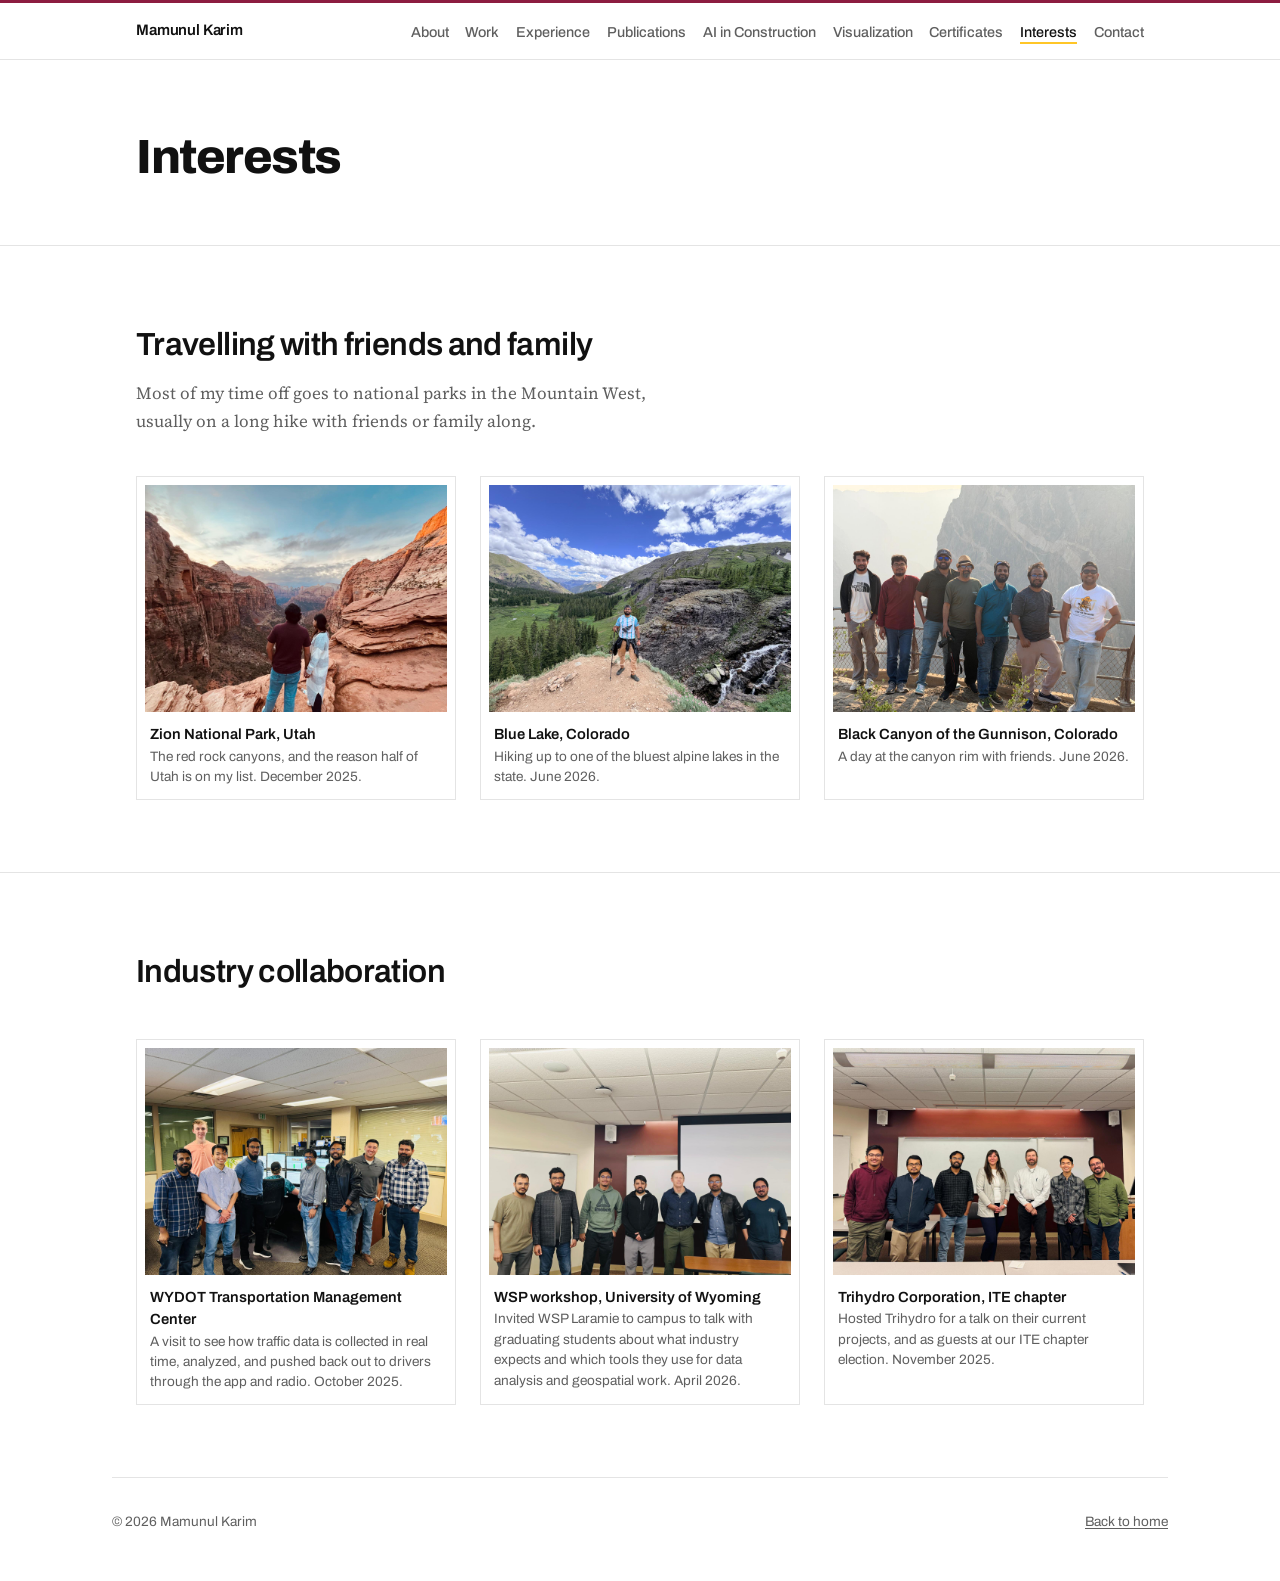
<file: interests.html>
<!DOCTYPE html>
<html lang="en">
<head>
<meta charset="utf-8">
<meta name="viewport" content="width=device-width, initial-scale=1">

<title>Interests — Mamunul Karim</title>
<meta name="description" content="Travel, industry engagement, and professional community involvement outside research.">
<meta property="og:title" content="Interests — Mamunul Karim">
<meta property="og:description" content="Travel, industry engagement, and professional community involvement.">
<meta property="og:type" content="website">

<link rel="icon" href="data:image/svg+xml,<svg xmlns='http://www.w3.org/2000/svg' viewBox='0 0 32 32'><rect width='32' height='32' fill='%238C1D40'/><text x='16' y='22' font-family='Helvetica,Arial' font-size='15' font-weight='700' fill='%23FFC627' text-anchor='middle'>MK</text></svg>">

<link rel="preconnect" href="https://fonts.googleapis.com">
<link rel="preconnect" href="https://fonts.gstatic.com" crossorigin>
<link href="https://fonts.googleapis.com/css2?family=Archivo:wght@400;500;600;800&family=Source+Serif+4:opsz,wght@8..60,400;8..60,600&display=swap" rel="stylesheet">
<link rel="stylesheet" href="style.css">
</head>

<body>
<div class="topbar"></div>
<a class="skip" href="#main">Skip to content</a>

<nav class="nav">
  <div class="wrap nav-in">
    <a class="nav-name" href="index.html">Mamunul Karim</a>
    <ul class="nav-links">
      <li><a href="index.html#about">About</a></li>
      <li><a href="index.html#work">Work</a></li>
      <li><a href="index.html#experience">Experience</a></li>
      <li><a href="publications.html">Publications</a></li>
      <li><a href="ai-construction.html">AI in Construction</a></li>
      <li><a href="visualization.html">Visualization</a></li>
      <li><a href="certificates.html">Certificates</a></li>
      <li><a href="interests.html" class="here">Interests</a></li>
      <li><a href="index.html#contact">Contact</a></li>
    </ul>
  </div>
</nav>

<main id="main">

<header class="page-head">
  <div class="wrap">
    <h1>Interests</h1>
  </div>
</header>

<!-- ============================================================
     SECTION 1 — TRAVEL
     Put three photos in a folder called interests, named
     travel-01.jpg, travel-02.jpg, travel-03.jpg.
     Edit the captions below to say where and when.
     ============================================================ -->
<section class="sec">
  <div class="wrap">
    <div class="sec-head">
      <h2>Travelling with friends and family</h2>
      <p>Most of my time off goes to national parks in the Mountain West, usually on a long hike with friends or family along.</p>
    </div>

    <div class="gallery trio">
      <figure class="shot">
        <img src="interest/travel-01.jpg" alt="Red rock canyon walls at Zion National Park">
        <figcaption><b>Zion National Park, Utah</b>The red rock canyons, and the reason half of Utah is on my list. December 2025.</figcaption>
      </figure>

      <figure class="shot">
        <img src="interest/travel-02.jpg" alt="Mountain trail on the hike to Blue Lake, Colorado">
        <figcaption><b>Blue Lake, Colorado</b>Hiking up to one of the bluest alpine lakes in the state. June 2026.</figcaption>
      </figure>

      <figure class="shot">
        <img src="interest/travel-03.jpg" alt="Group of friends at Black Canyon of the Gunnison">
        <figcaption><b>Black Canyon of the Gunnison, Colorado</b>A day at the canyon rim with friends. June 2026.</figcaption>
      </figure>
    </div>
  </div>
</section>

<!-- ============================================================
     SECTION 2 — INDUSTRY ENGAGEMENT
     Photos: interests/industry-01.jpg to industry-03.jpg
     ============================================================ -->
<section class="sec">
  <div class="wrap">
    <div class="sec-head">
      <h2>Industry collaboration</h2>
    </div>

    <div class="gallery trio">
      <figure class="shot">
        <img src="interest/industry-01.jpg" alt="Group visit to the WYDOT Transportation Management Center">
        <figcaption><b>WYDOT Transportation Management Center</b>A visit to see how traffic data is collected in real time, analyzed, and pushed back out to drivers through the app and radio. October 2025.</figcaption>
      </figure>

      <figure class="shot">
        <img src="interest/industry-02.jpg" alt="WSP workshop at the University of Wyoming">
        <figcaption><b>WSP workshop, University of Wyoming</b>Invited WSP Laramie to campus to talk with graduating students about what industry expects and which tools they use for data analysis and geospatial work. April 2026.</figcaption>
      </figure>

      <figure class="shot">
        <img src="interest/industry-03.jpg" alt="Trihydro Corporation presentation at the ITE student chapter">
        <figcaption><b>Trihydro Corporation, ITE chapter</b>Hosted Trihydro for a talk on their current projects, and as guests at our ITE chapter election. November 2025.</figcaption>
      </figure>
    </div>
  </div>
</section>

</main>

<footer class="wrap foot">
  <span>© 2026 Mamunul Karim</span>
  <span><a href="index.html">Back to home</a></span>
</footer>

</body>
</html>
</file>
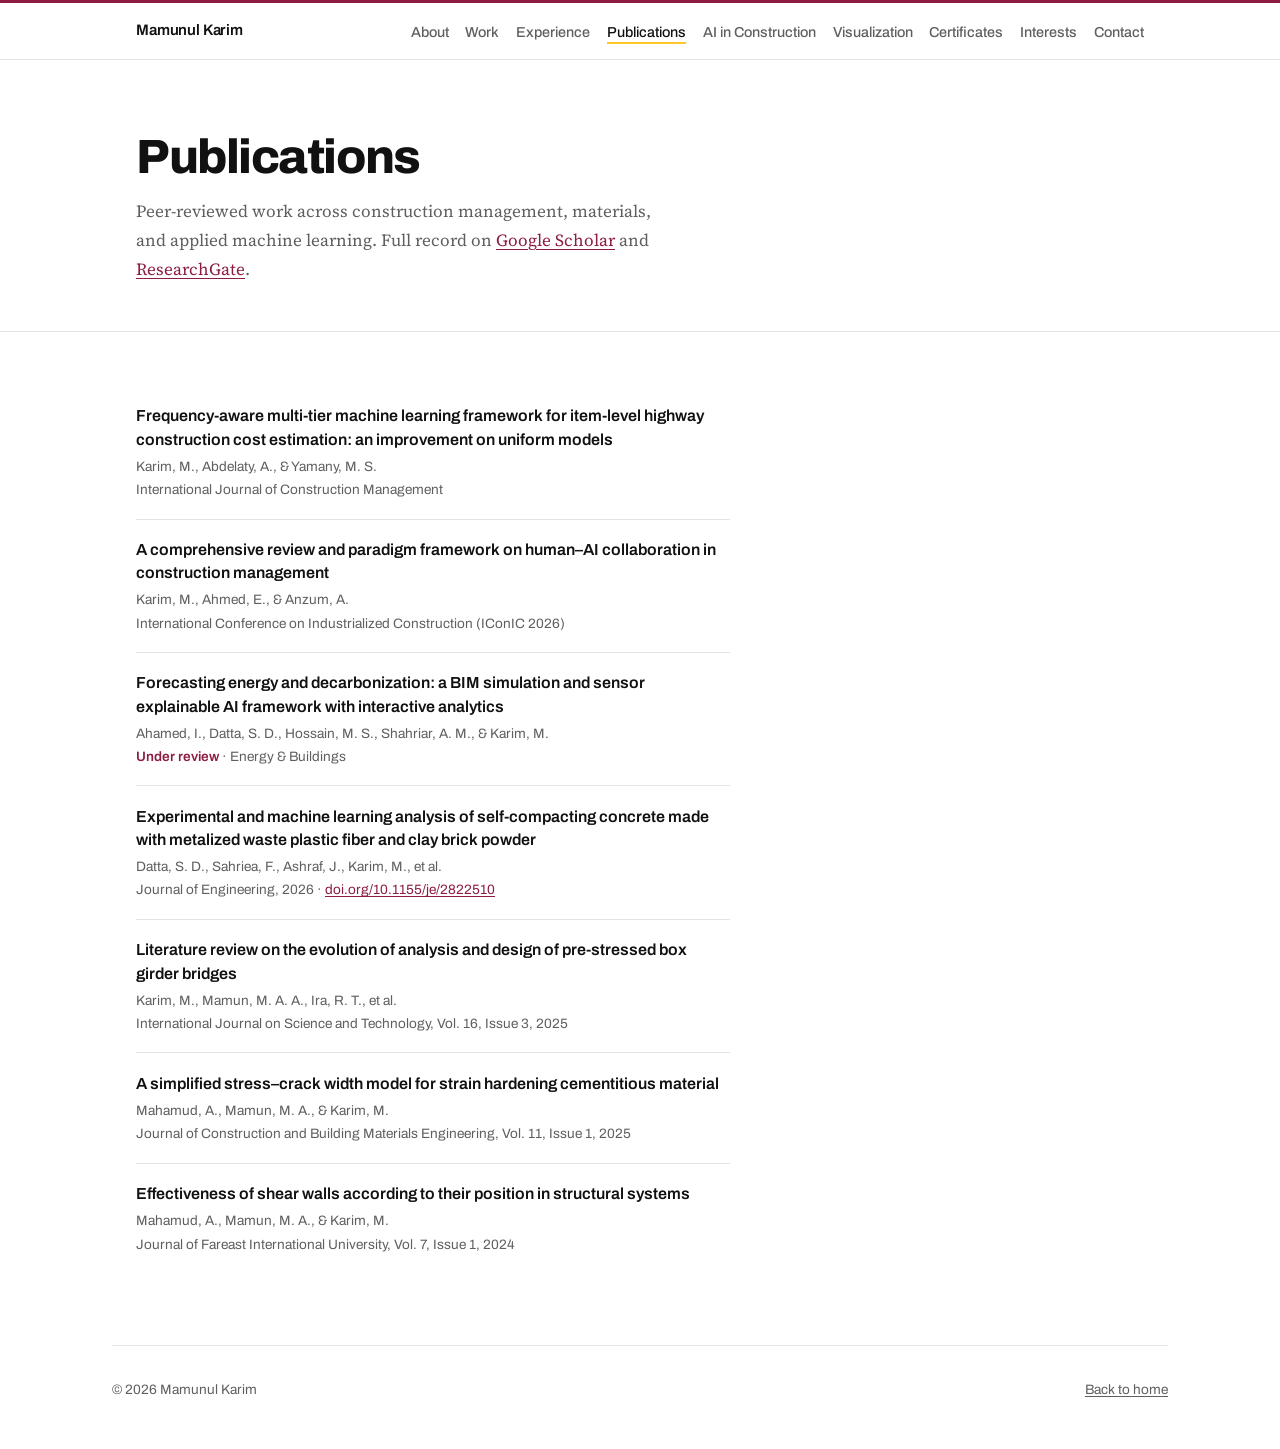
<file: publications.html>
<!DOCTYPE html>
<html lang="en">
<head>
<meta charset="utf-8">
<meta name="viewport" content="width=device-width, initial-scale=1">

<title>Publications — Mamunul Karim</title>
<meta name="description" content="Peer-reviewed publications by Mamunul Karim in construction management, materials, and applied machine learning.">
<meta property="og:title" content="Publications — Mamunul Karim">
<meta property="og:description" content="Peer-reviewed publications in construction management, materials, and applied machine learning.">
<meta property="og:type" content="website">

<link rel="icon" href="data:image/svg+xml,<svg xmlns='http://www.w3.org/2000/svg' viewBox='0 0 32 32'><rect width='32' height='32' fill='%238C1D40'/><text x='16' y='22' font-family='Helvetica,Arial' font-size='15' font-weight='700' fill='%23FFC627' text-anchor='middle'>MK</text></svg>">

<link rel="preconnect" href="https://fonts.googleapis.com">
<link rel="preconnect" href="https://fonts.gstatic.com" crossorigin>
<link href="https://fonts.googleapis.com/css2?family=Archivo:wght@400;500;600;800&family=Source+Serif+4:opsz,wght@8..60,400;8..60,600&display=swap" rel="stylesheet">
<link rel="stylesheet" href="style.css">
</head>

<body>
<div class="topbar"></div>
<a class="skip" href="#main">Skip to content</a>

<nav class="nav">
  <div class="wrap nav-in">
    <a class="nav-name" href="index.html">Mamunul Karim</a>
    <ul class="nav-links">
      <li><a href="index.html#about">About</a></li>
      <li><a href="index.html#work">Work</a></li>
      <li><a href="index.html#experience">Experience</a></li>
      <li><a href="publications.html" class="here">Publications</a></li>
      <li><a href="ai-construction.html">AI in Construction</a></li>
      <li><a href="visualization.html">Visualization</a></li>
      <li><a href="certificates.html">Certificates</a></li>
      <li><a href="interests.html">Interests</a></li>
      <li><a href="index.html#contact">Contact</a></li>
    </ul>
  </div>
</nav>

<main id="main">

<header class="page-head">
  <div class="wrap">
    <h1>Publications</h1>
    <p>Peer-reviewed work across construction management, materials, and applied machine learning. Full record on <a href="https://scholar.google.com/citations?user=-OOu81kAAAAJ&amp;hl=en">Google Scholar</a> and <a href="https://www.researchgate.net/profile/Mamunul-Karim">ResearchGate</a>.</p>
  </div>
</header>

<section class="sec">
  <div class="wrap">
    <div class="pub">
      <h3>Frequency-aware multi-tier machine learning framework for item-level highway construction cost estimation: an improvement on uniform models</h3>
      <div class="meta">Karim, M., Abdelaty, A., &amp; Yamany, M. S.</div>
      <div class="venue">International Journal of Construction Management</div>
    </div>

    <div class="pub">
      <h3>A comprehensive review and paradigm framework on human–AI collaboration in construction management</h3>
      <div class="meta">Karim, M., Ahmed, E., &amp; Anzum, A.</div>
      <div class="venue">International Conference on Industrialized Construction (IConIC 2026)</div>
    </div>

    <div class="pub">
      <h3>Forecasting energy and decarbonization: a BIM simulation and sensor explainable AI framework with interactive analytics</h3>
      <div class="meta">Ahamed, I., Datta, S. D., Hossain, M. S., Shahriar, A. M., &amp; Karim, M.</div>
      <div class="venue"><span class="status">Under review</span> · Energy &amp; Buildings</div>
    </div>

    <div class="pub">
      <h3>Experimental and machine learning analysis of self-compacting concrete made with metalized waste plastic fiber and clay brick powder</h3>
      <div class="meta">Datta, S. D., Sahriea, F., Ashraf, J., Karim, M., et al.</div>
      <div class="venue">Journal of Engineering, 2026 · <a href="https://doi.org/10.1155/je/2822510">doi.org/10.1155/je/2822510</a></div>
    </div>

    <div class="pub">
      <h3>Literature review on the evolution of analysis and design of pre-stressed box girder bridges</h3>
      <div class="meta">Karim, M., Mamun, M. A. A., Ira, R. T., et al.</div>
      <div class="venue">International Journal on Science and Technology, Vol. 16, Issue 3, 2025</div>
    </div>

    <div class="pub">
      <h3>A simplified stress–crack width model for strain hardening cementitious material</h3>
      <div class="meta">Mahamud, A., Mamun, M. A., &amp; Karim, M.</div>
      <div class="venue">Journal of Construction and Building Materials Engineering, Vol. 11, Issue 1, 2025</div>
    </div>

    <div class="pub">
      <h3>Effectiveness of shear walls according to their position in structural systems</h3>
      <div class="meta">Mahamud, A., Mamun, M. A., &amp; Karim, M.</div>
      <div class="venue">Journal of Fareast International University, Vol. 7, Issue 1, 2024</div>
    </div>
  </div>
</section>

</main>

<footer class="wrap foot">
  <span>© 2026 Mamunul Karim</span>
  <span><a href="index.html">Back to home</a></span>
</footer>

</body>
</html>
</file>
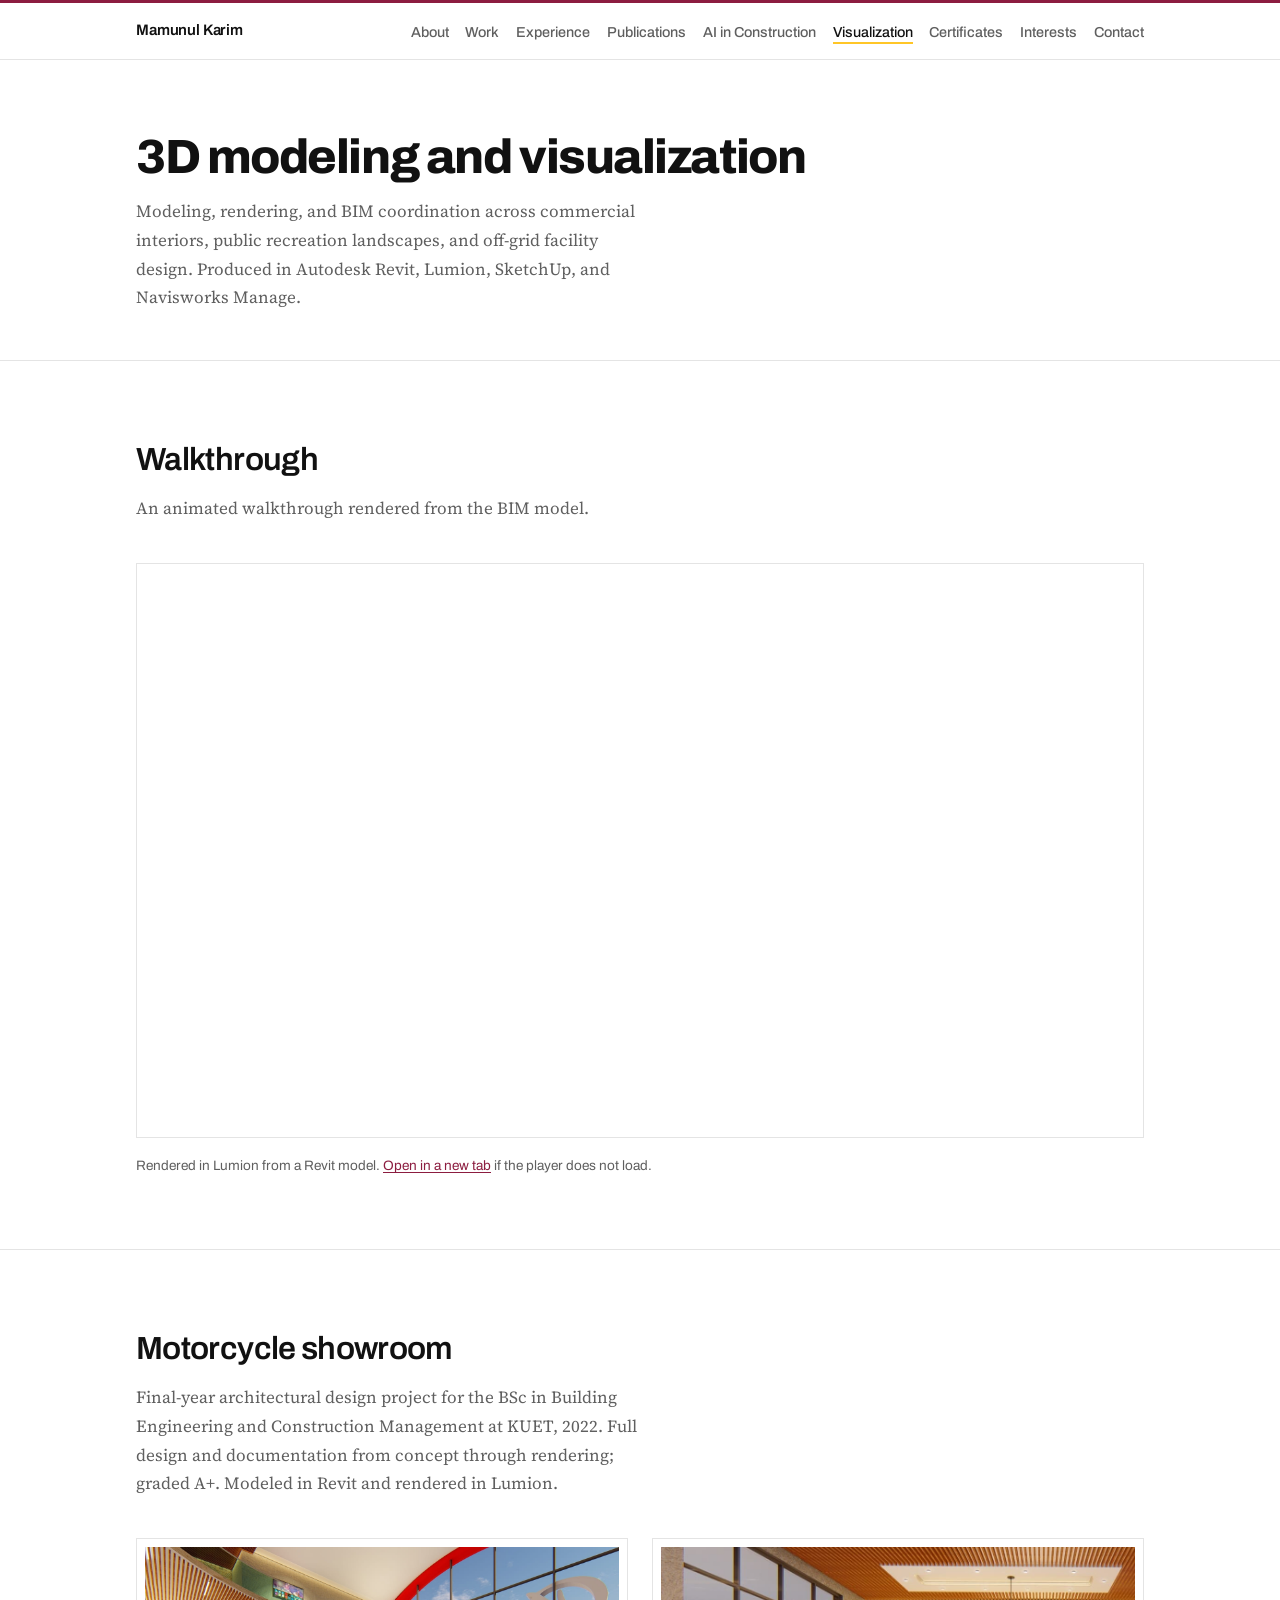
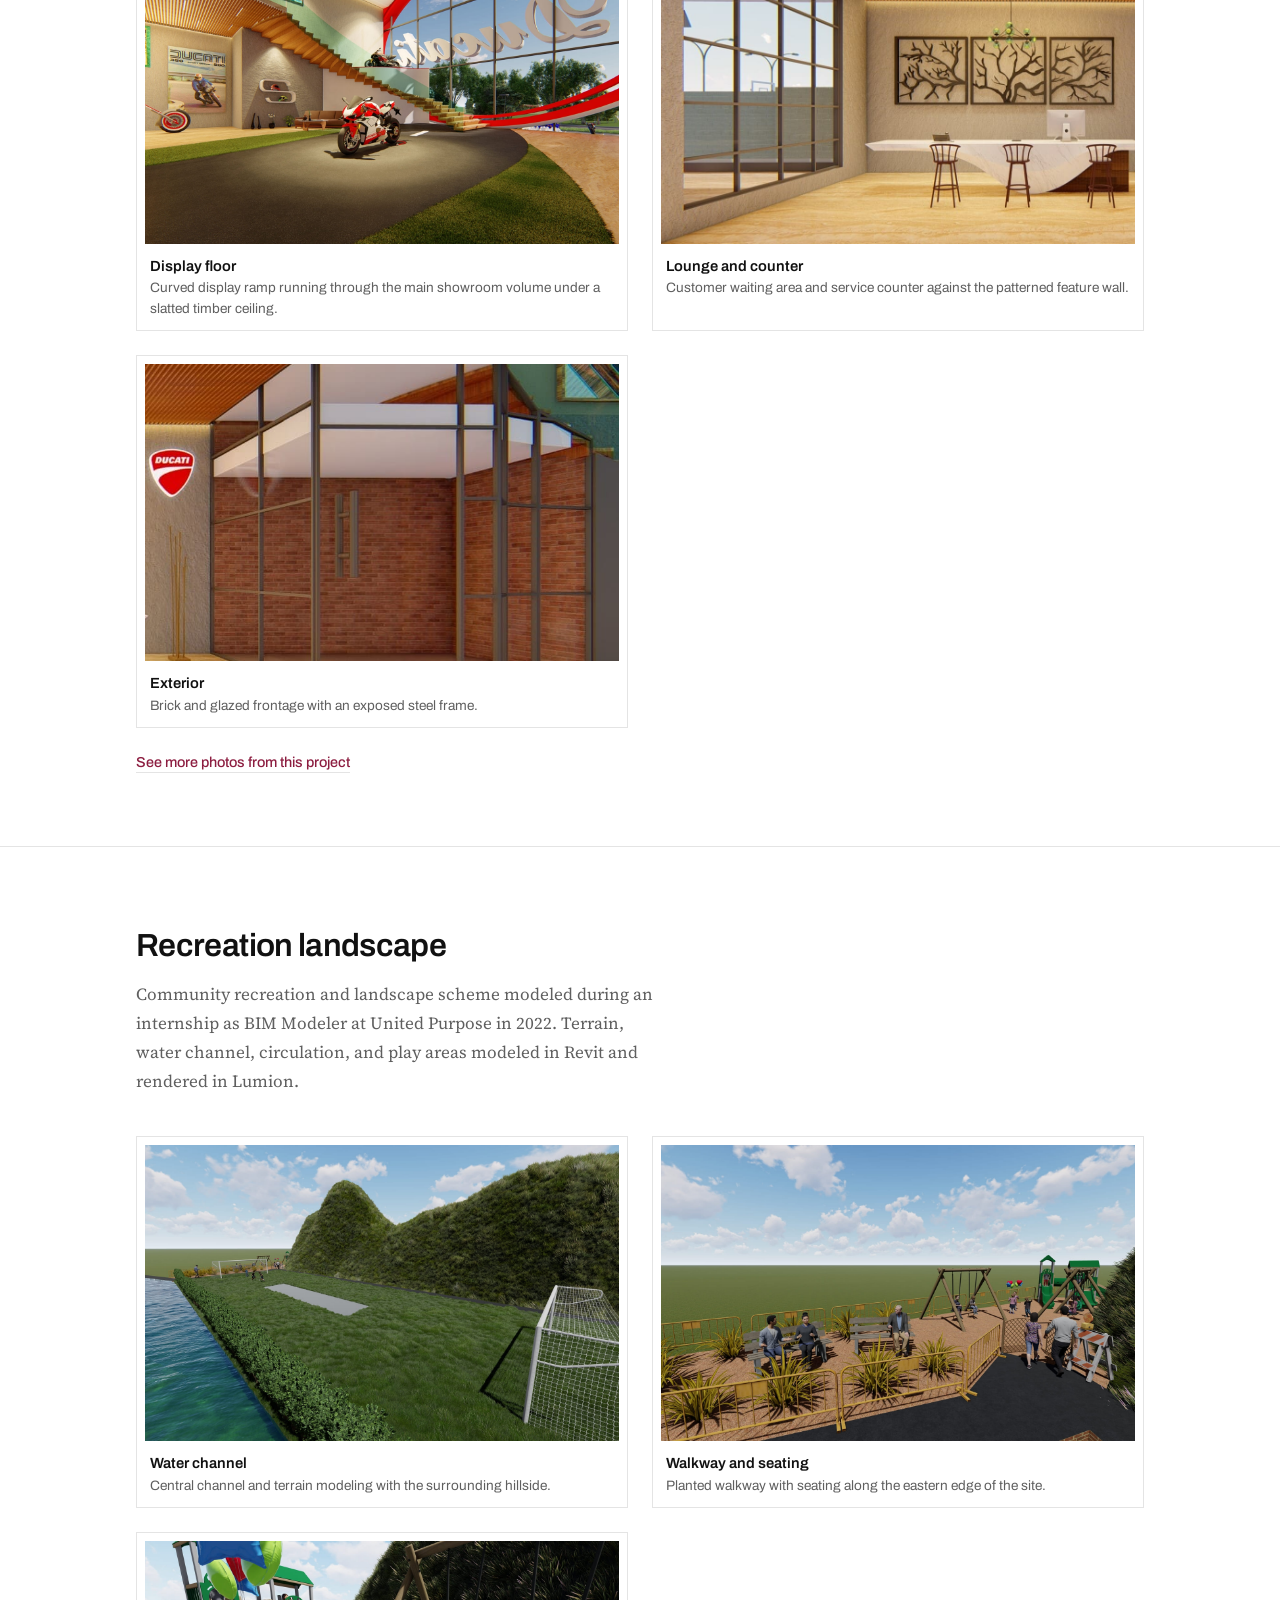
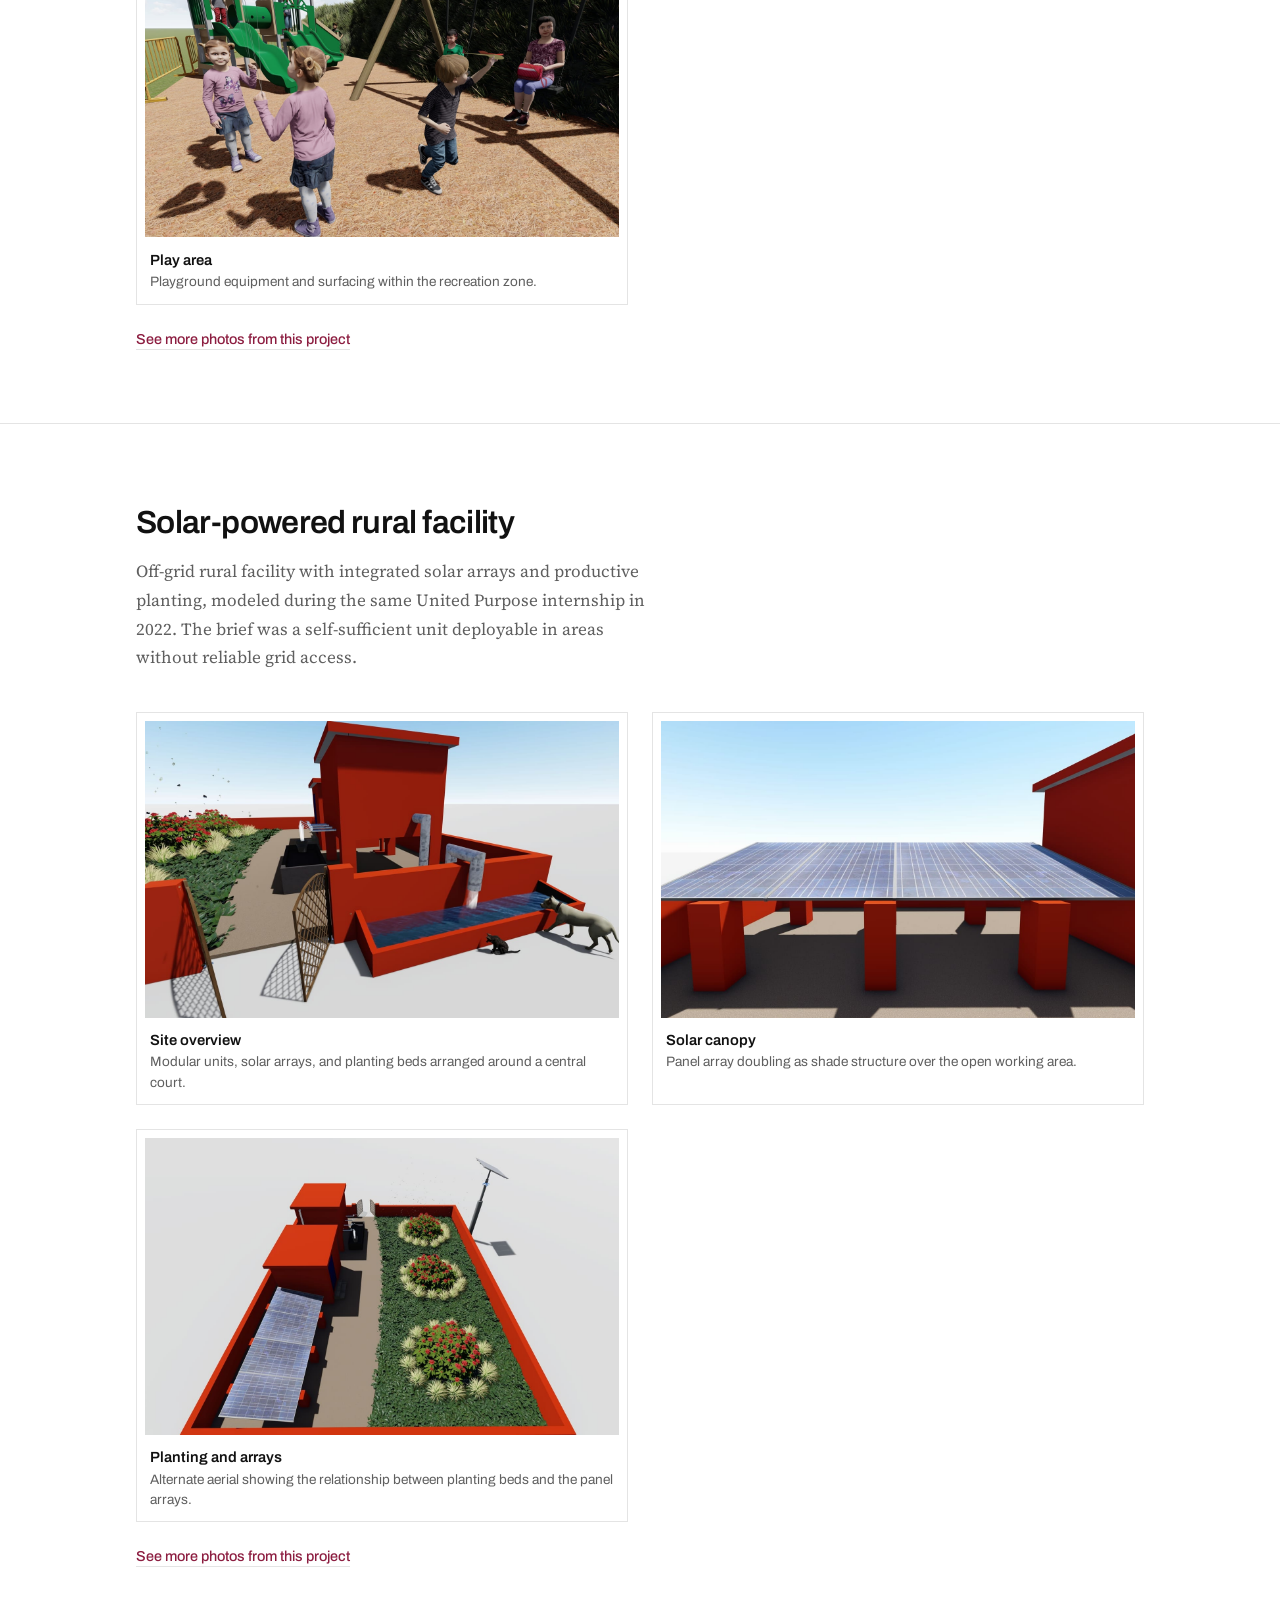
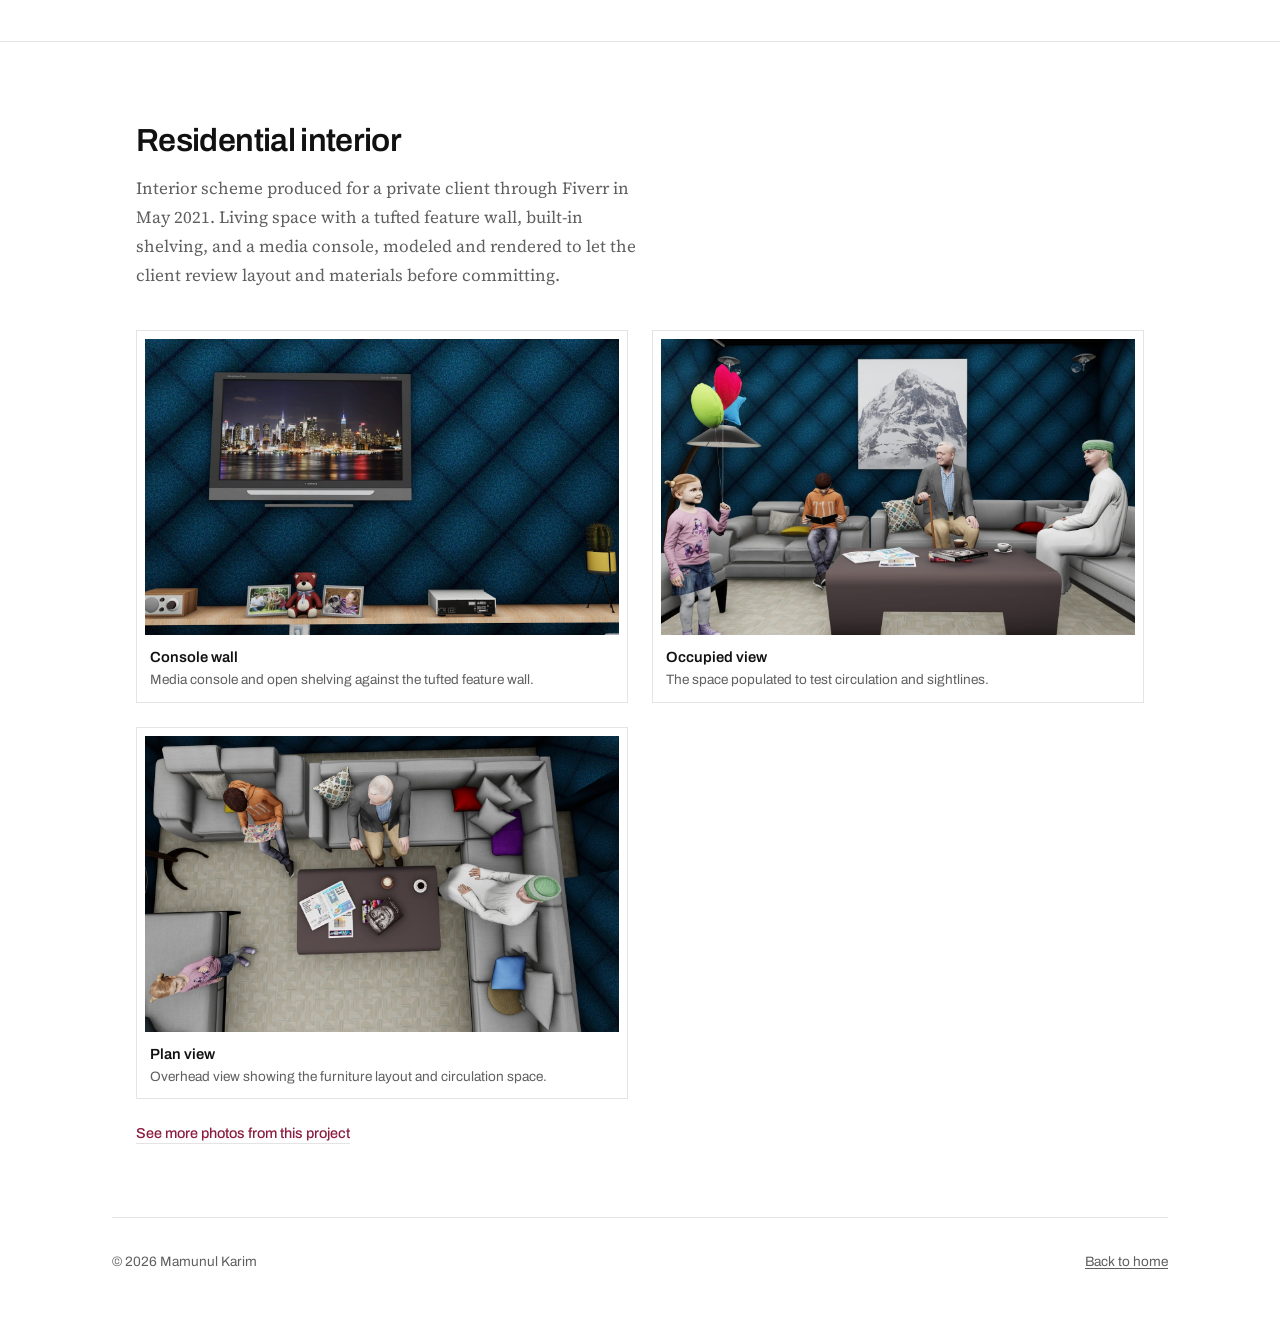
<file: visualization.html>
<!DOCTYPE html>
<html lang="en">
<head>
<meta charset="utf-8">
<meta name="viewport" content="width=device-width, initial-scale=1">

<title>Visualization — Mamunul Karim</title>
<meta name="description" content="3D modeling, rendering, and BIM visualization work by Mamunul Karim, produced in Revit, Lumion, and SketchUp.">
<meta property="og:title" content="Visualization — Mamunul Karim">
<meta property="og:description" content="3D modeling, rendering, and BIM visualization work.">
<meta property="og:type" content="website">

<link rel="icon" href="data:image/svg+xml,<svg xmlns='http://www.w3.org/2000/svg' viewBox='0 0 32 32'><rect width='32' height='32' fill='%238C1D40'/><text x='16' y='22' font-family='Helvetica,Arial' font-size='15' font-weight='700' fill='%23FFC627' text-anchor='middle'>MK</text></svg>">

<link rel="preconnect" href="https://fonts.googleapis.com">
<link rel="preconnect" href="https://fonts.gstatic.com" crossorigin>
<link href="https://fonts.googleapis.com/css2?family=Archivo:wght@400;500;600;800&family=Source+Serif+4:opsz,wght@8..60,400;8..60,600&display=swap" rel="stylesheet">
<link rel="stylesheet" href="style.css">
</head>

<body>
<div class="topbar"></div>
<a class="skip" href="#main">Skip to content</a>

<nav class="nav">
  <div class="wrap nav-in">
    <a class="nav-name" href="index.html">Mamunul Karim</a>
    <ul class="nav-links">
      <li><a href="index.html#about">About</a></li>
      <li><a href="index.html#work">Work</a></li>
      <li><a href="index.html#experience">Experience</a></li>
      <li><a href="publications.html">Publications</a></li>
      <li><a href="ai-construction.html">AI in Construction</a></li>
      <li><a href="visualization.html" class="here">Visualization</a></li>
      <li><a href="certificates.html">Certificates</a></li>
      <li><a href="interests.html">Interests</a></li>
      <li><a href="index.html#contact">Contact</a></li>
    </ul>
  </div>
</nav>

<main id="main">

<header class="page-head">
  <div class="wrap">
    <h1>3D modeling and visualization</h1>
    <p>Modeling, rendering, and BIM coordination across commercial interiors, public recreation landscapes, and off-grid facility design. Produced in Autodesk Revit, Lumion, SketchUp, and Navisworks Manage.</p>
  </div>
</header>

<!-- ============================================================
     WALKTHROUGH VIDEO — streamed from Google Drive.
     Nothing to edit. The video only plays if the Drive file's
     sharing is set to "Anyone with the link".
     ============================================================ -->
<section class="sec">
  <div class="wrap">
    <div class="sec-head">
      <h2>Walkthrough</h2>
      <p>An animated walkthrough rendered from the BIM model.</p>
    </div>
    <div class="video-wrap">
      <iframe
        src="https://drive.google.com/file/d/1RlrsMtQ4tpqjyfSmsmujckOp_gc3kn0Y/preview"
        title="BIM walkthrough animation"
        allow="autoplay"
        allowfullscreen></iframe>
    </div>
    <p class="video-note">Rendered in Lumion from a Revit model. <a href="https://drive.google.com/file/d/1RlrsMtQ4tpqjyfSmsmujckOp_gc3kn0Y/view">Open in a new tab</a> if the player does not load.</p>
  </div>
</section>

<!-- ============================================================
     PROJECT 1 — showroom
     To swap an image, change the number in the src AND the alt.
     ============================================================ -->
<section class="sec">
  <div class="wrap">
    <div class="sec-head">
      <h2>Motorcycle showroom</h2>
      <p>Final-year architectural design project for the BSc in Building Engineering and Construction Management at KUET, 2022. Full design and documentation from concept through rendering; graded A+. Modeled in Revit and rendered in Lumion.</p>
    </div>

    <div class="gallery">
      <figure class="shot">
        <img src="images/render-01.jpg" alt="Showroom interior with display ramp and motorcycles">
        <figcaption><b>Display floor</b>Curved display ramp running through the main showroom volume under a slatted timber ceiling.</figcaption>
      </figure>

      <figure class="shot">
        <img src="images/render-05.jpg" alt="Showroom lounge and service counter">
        <figcaption><b>Lounge and counter</b>Customer waiting area and service counter against the patterned feature wall.</figcaption>
      </figure>

      <figure class="shot">
        <img src="images/render-08.jpg" alt="Showroom exterior with brick and glass facade">
        <figcaption><b>Exterior</b>Brick and glazed frontage with an exposed steel frame.</figcaption>
      </figure>
    </div>
    <p class="more"><a href="https://drive.google.com/drive/folders/1bfPmZTrZURup-vFgkuYRqpFvhO7yHTw7">See more photos from this project</a></p>
  </div>
</section>

<!-- ============================================================
     PROJECT 2 — recreation landscape
     ============================================================ -->
<section class="sec">
  <div class="wrap">
    <div class="sec-head">
      <h2>Recreation landscape</h2>
      <p>Community recreation and landscape scheme modeled during an internship as BIM Modeler at United Purpose in 2022. Terrain, water channel, circulation, and play areas modeled in Revit and rendered in Lumion.</p>
    </div>

    <div class="gallery">
      <figure class="shot">
        <img src="images/render-14.jpg" alt="Landscape view of a water channel between hills">
        <figcaption><b>Water channel</b>Central channel and terrain modeling with the surrounding hillside.</figcaption>
      </figure>

      <figure class="shot">
        <img src="images/render-12.jpg" alt="Walkway with benches and visitors">
        <figcaption><b>Walkway and seating</b>Planted walkway with seating along the eastern edge of the site.</figcaption>
      </figure>

      <figure class="shot">
        <img src="images/render-16.jpg" alt="Children playing on a playground">
        <figcaption><b>Play area</b>Playground equipment and surfacing within the recreation zone.</figcaption>
      </figure>
    </div>
    <p class="more"><a href="https://drive.google.com/drive/folders/1WG8ttuLhKuyZi3U0gvYKecy932psaztx">See more photos from this project</a></p>
  </div>
</section>

<!-- ============================================================
     PROJECT 3 — solar facility
     ============================================================ -->
<section class="sec">
  <div class="wrap">
    <div class="sec-head">
      <h2>Solar-powered rural facility</h2>
      <p>Off-grid rural facility with integrated solar arrays and productive planting, modeled during the same United Purpose internship in 2022. The brief was a self-sufficient unit deployable in areas without reliable grid access.</p>
    </div>

    <div class="gallery">
      <figure class="shot">
        <img src="images/render-19.jpg" alt="Aerial view of a modular facility with solar arrays and planting beds">
        <figcaption><b>Site overview</b>Modular units, solar arrays, and planting beds arranged around a central court.</figcaption>
      </figure>

      <figure class="shot">
        <img src="images/render-23.jpg" alt="Solar panel canopy over a covered area">
        <figcaption><b>Solar canopy</b>Panel array doubling as shade structure over the open working area.</figcaption>
      </figure>

      <figure class="shot">
        <img src="images/render-21.jpg" alt="Aerial view of the facility showing planting beds and solar arrays">
        <figcaption><b>Planting and arrays</b>Alternate aerial showing the relationship between planting beds and the panel arrays.</figcaption>
      </figure>
    </div>
    <p class="more"><a href="https://drive.google.com/drive/folders/1D4pyGqJrYthawAnQl6Jv_l12QvujGjYU?usp=sharing">See more photos from this project</a></p>
  </div>
</section>

<!-- ============================================================
     PROJECT 4 — residential interior
     ============================================================ -->
<section class="sec">
  <div class="wrap">
    <div class="sec-head">
      <h2>Residential interior</h2>
      <p>Interior scheme produced for a private client through Fiverr in May 2021. Living space with a tufted feature wall, built-in shelving, and a media console, modeled and rendered to let the client review layout and materials before committing.</p>
    </div>

    <div class="gallery">
      <figure class="shot">
        <img src="images/render-30.jpg" alt="Media console and shelving against a tufted feature wall">
        <figcaption><b>Console wall</b>Media console and open shelving against the tufted feature wall.</figcaption>
      </figure>

      <figure class="shot">
        <img src="images/render-39.jpg" alt="Living room in use">
        <figcaption><b>Occupied view</b>The space populated to test circulation and sightlines.</figcaption>
      </figure>

      <figure class="shot">
        <img src="images/render-40.jpg" alt="Overhead view of the living room layout">
        <figcaption><b>Plan view</b>Overhead view showing the furniture layout and circulation space.</figcaption>
      </figure>
    </div>
    <p class="more"><a href="https://drive.google.com/drive/folders/11JYNySaAudzDZ38fUsqL7TyYV7eOaxoy?usp=sharing">See more photos from this project</a></p>
  </div>
</section>

</main>

<footer class="wrap foot">
  <span>© 2026 Mamunul Karim</span>
  <span><a href="index.html">Back to home</a></span>
</footer>

</body>
</html>
</file>
<file: style.css>
/* ============================================================
   Mamunul Karim — shared stylesheet
   Palette: ASU maroon, ASU gold, white, black.
   Change the six values below to restyle the entire site.
   ============================================================ */
:root{
  --paper:#FFFFFF;
  --ink:#111111;
  --slate:#5F5F5F;
  --rule:#E4E4E4;
  --maroon:#8C1D40;
  --gold:#FFC627;
  --wrap:66rem;
}

*{box-sizing:border-box;}
html{scroll-behavior:smooth;}
body{
  margin:0;
  background:var(--paper);
  color:var(--ink);
  font-family:"Source Serif 4",Georgia,serif;
  font-size:1.0625rem;
  line-height:1.7;
  -webkit-font-smoothing:antialiased;
}
h1,h2,h3,.sans{font-family:Archivo,"Helvetica Neue",Arial,sans-serif;}
a{color:var(--maroon);text-underline-offset:.18em;text-decoration-thickness:1px;}
a:hover{color:var(--ink);}
:focus-visible{outline:2px solid var(--maroon);outline-offset:3px;}
img{max-width:100%;height:auto;display:block;}

.wrap{width:100%;max-width:var(--wrap);margin:0 auto;padding:0 1.5rem;}
.topbar{height:3px;background:var(--maroon);}

.skip{position:absolute;left:-9999px;}
.skip:focus{left:1rem;top:1rem;position:fixed;z-index:99;background:var(--ink);color:#fff;padding:.6rem 1rem;}

/* ---------- NAV ---------- */
.nav{
  position:sticky;top:0;z-index:50;
  background:rgba(255,255,255,.94);
  backdrop-filter:blur(6px);
  border-bottom:1px solid var(--rule);
}
.nav-in{display:flex;align-items:center;justify-content:space-between;gap:1rem;height:3.5rem;}
.nav-name{font-family:Archivo;font-weight:600;font-size:.95rem;letter-spacing:-.01em;text-decoration:none;color:var(--ink);}
.nav-name:hover{color:var(--maroon);}
.nav-links{display:flex;gap:1.05rem;list-style:none;margin:0;padding:0;}
.nav-links a{font-family:Archivo;font-weight:500;font-size:.9rem;text-decoration:none;color:var(--slate);}
.nav-links a:hover{color:var(--ink);}
.nav-links a.here{color:var(--ink);border-bottom:2px solid var(--gold);padding-bottom:2px;}
@media (max-width:980px){
  .nav-in{gap:.75rem;}
  .nav-links{
    gap:.95rem;flex:1;justify-content:flex-start;
    overflow-x:auto;scrollbar-width:none;-ms-overflow-style:none;
  }
  .nav-links::-webkit-scrollbar{display:none;}
  .nav-links li{flex:0 0 auto;}
  .nav-links a{font-size:.85rem;}
  .nav-hide-sm{display:none;}
}

/* ---------- HERO ---------- */
.hero{padding:5.5rem 0 0;border-bottom:1px solid var(--rule);}
.hero-grid{display:grid;grid-template-columns:minmax(0,1.6fr) minmax(0,1fr);gap:3rem;align-items:center;}
@media (max-width:820px){
  .hero-grid{grid-template-columns:1fr;gap:2rem;}
  .hero-grid .portrait{max-width:15rem;}
}
.hero h1{
  font-weight:800;
  font-size:clamp(2.7rem,8vw,4.75rem);
  line-height:.98;
  letter-spacing:-.035em;
  margin:0 0 1.2rem;
  max-width:14ch;
}
.lede{font-size:clamp(1.08rem,2.1vw,1.3rem);line-height:1.55;max-width:50ch;color:var(--slate);margin:0 0 2.25rem;}
.lede strong{color:var(--ink);font-weight:600;}
.btns{display:flex;flex-wrap:wrap;gap:.75rem;margin-bottom:4rem;}
.btn{font-family:Archivo;font-weight:500;font-size:.95rem;padding:.7rem 1.4rem;text-decoration:none;border:1px solid var(--maroon);}
.btn-solid{background:var(--maroon);color:#fff;}
.btn-solid:hover{background:var(--gold);border-color:var(--gold);color:var(--ink);}
.btn-line{color:var(--maroon);}
.btn-line:hover{background:var(--maroon);color:#fff;}

/* Title block — borrowed from the corner of a drawing sheet */
.titleblock{display:grid;grid-template-columns:repeat(4,1fr);border-top:1px solid var(--rule);}
.tb{padding:1rem 1.1rem 1.1rem;border-right:1px solid var(--rule);}
.tb:last-child{border-right:0;}
.tb .k{font-family:Archivo;font-weight:500;font-size:.74rem;color:var(--slate);display:block;margin-bottom:.2rem;}
.tb .v{font-family:Archivo;font-weight:600;font-size:.94rem;line-height:1.35;display:block;}
.tb .v a{color:var(--maroon);text-decoration:none;border-bottom:1px solid var(--rule);}
.tb .v a:hover{border-color:var(--maroon);}
@media (max-width:780px){
  .titleblock{grid-template-columns:1fr 1fr;}
  .tb{border-bottom:1px solid var(--rule);}
  .tb:nth-child(2n){border-right:0;}
  .tb:nth-last-child(-n+2){border-bottom:0;}
}

/* ---------- PAGE HEADER (subpages) ---------- */
.page-head{padding:4.5rem 0 3rem;border-bottom:1px solid var(--rule);}
.page-head h1{font-size:clamp(2rem,5vw,3rem);font-weight:800;letter-spacing:-.03em;line-height:1.05;margin:0 0 .9rem;}
.page-head p{margin:0;color:var(--slate);max-width:58ch;}

/* ---------- SECTIONS ---------- */
.sec{padding:4.5rem 0;border-bottom:1px solid var(--rule);}
.sec:last-of-type{border-bottom:0;}
.sec-head{margin-bottom:2.5rem;}
.sec-head h2{font-size:clamp(1.5rem,3.2vw,2rem);font-weight:600;letter-spacing:-.02em;margin:0 0 .4rem;}
.sec-head p{margin:0;color:var(--slate);max-width:58ch;}
.prose{max-width:64ch;}
.prose p{margin:0 0 1.15rem;}

.about-grid{display:grid;grid-template-columns:minmax(0,1.6fr) minmax(0,1fr);gap:3rem;align-items:start;}
.portrait{border:1px solid var(--rule);padding:.5rem;margin:0;}
.portrait img{width:100%;aspect-ratio:4/5;object-fit:cover;}
.portrait figcaption{font-family:Archivo;font-size:.8rem;color:var(--slate);padding:.6rem .2rem .1rem;}
@media (max-width:820px){.about-grid{grid-template-columns:1fr;gap:2rem;}.portrait{max-width:19rem;}}

.known{border:1px solid var(--rule);padding:1.6rem 1.7rem;margin:0;}
.known h3{margin:0 0 1rem;font-size:1.08rem;font-weight:600;letter-spacing:-.01em;padding-bottom:.75rem;border-bottom:1px solid var(--rule);}
.known ul{list-style:none;margin:0;padding:0;}
.known li{position:relative;padding-left:1.1rem;margin-bottom:.7rem;font-size:.98rem;line-height:1.55;}
.known li:last-child{margin-bottom:0;}
.known li::before{content:"";position:absolute;left:0;top:.62em;width:5px;height:5px;background:var(--maroon);}

/* ---------- PROJECT SHEETS ---------- */
.sheets{display:grid;gap:1.25rem;}
.sheet{border:1px solid var(--rule);padding:1.6rem 1.7rem;}
.sheet-top{display:flex;justify-content:space-between;align-items:baseline;gap:1rem;flex-wrap:wrap;margin-bottom:1.1rem;padding-bottom:1rem;border-bottom:1px solid var(--rule);}
.sheet-top h3{margin:0;font-size:1.18rem;font-weight:600;letter-spacing:-.01em;max-width:42ch;}
.sheet-top .when{font-family:Archivo;font-size:.85rem;color:var(--slate);white-space:nowrap;}
.spec{display:grid;grid-template-columns:8.5rem minmax(0,1fr);gap:.55rem 1.25rem;margin:0;}
.spec dt{font-family:Archivo;font-weight:500;font-size:.85rem;color:var(--slate);padding-top:.22rem;}
.spec dd{margin:0;}
@media (max-width:640px){
  .sheet{padding:1.35rem;}
  .spec{grid-template-columns:1fr;gap:.15rem;}
  .spec dt{padding-top:.7rem;}
  .spec dt:first-of-type{padding-top:0;}
}

/* ---------- PUBLICATIONS ---------- */
.pub{padding:1.15rem 0;border-top:1px solid var(--rule);max-width:66ch;}
.pub:first-child{border-top:0;padding-top:0;}
.pub h3{margin:0 0 .3rem;font-size:1rem;font-weight:600;line-height:1.45;}
.pub .meta{font-family:Archivo;font-size:.85rem;color:var(--slate);line-height:1.55;}
.pub .venue{font-family:Archivo;font-size:.85rem;color:var(--slate);line-height:1.55;margin-top:.15rem;}
.pub .venue .status{color:var(--maroon);font-weight:600;}
.pub .venue a{color:var(--maroon);}

/* ---------- EXPERIENCE & EDUCATION ---------- */
.job{padding:1.5rem 0;border-top:1px solid var(--rule);}
.job:first-child{border-top:0;padding-top:0;}
.job-top{display:flex;justify-content:space-between;align-items:baseline;gap:1rem;flex-wrap:wrap;}
.job h3{margin:0;font-size:1.08rem;font-weight:600;}
.job .org{font-family:Archivo;font-size:.93rem;color:var(--slate);}
.job .when{font-family:Archivo;font-size:.85rem;color:var(--slate);white-space:nowrap;}
.job ul{margin:.8rem 0 0;padding-left:1.1rem;max-width:64ch;}
.job li{margin-bottom:.35rem;}

.edu{margin-top:3rem;border-top:1px solid var(--rule);}
.edu-title{font-family:Archivo;font-size:1.08rem;font-weight:600;margin:1.75rem 0 .9rem;}
.deg{padding:.95rem 0;border-top:1px solid var(--rule);display:flex;justify-content:space-between;gap:1rem;flex-wrap:wrap;}
.deg:first-of-type{border-top:0;padding-top:0;}
.deg .d-name{font-family:Archivo;font-weight:600;font-size:.98rem;margin:0;}
.deg .d-org{font-family:Archivo;font-size:.89rem;color:var(--slate);}
.deg .when{font-family:Archivo;font-size:.85rem;color:var(--slate);white-space:nowrap;}

/* ---------- GALLERY (visualization page) ---------- */
.gallery{display:grid;grid-template-columns:repeat(2,minmax(0,1fr));gap:1.5rem;}
.shot{margin:0;border:1px solid var(--rule);padding:.5rem;}
.shot img{width:100%;aspect-ratio:16/10;object-fit:cover;}
.shot figcaption{font-family:Archivo;font-size:.85rem;color:var(--slate);padding:.7rem .3rem .2rem;line-height:1.5;}
.shot figcaption b{color:var(--ink);font-weight:600;display:block;font-size:.92rem;margin-bottom:.1rem;}
.gallery.trio{grid-template-columns:repeat(3,minmax(0,1fr));}
.gallery.trio .shot img{aspect-ratio:4/3;}
@media (max-width:900px){.gallery.trio{grid-template-columns:repeat(2,minmax(0,1fr));}}
@media (max-width:760px){.gallery{grid-template-columns:1fr;}.gallery.trio{grid-template-columns:1fr;}}

.more{margin:1.35rem 0 0;font-family:Archivo;font-size:.9rem;font-weight:500;}
.more a{color:var(--maroon);text-decoration:none;border-bottom:1px solid var(--rule);padding-bottom:2px;}
.more a:hover{color:var(--ink);border-color:var(--gold);}

.video-wrap{border:1px solid var(--rule);padding:.5rem;margin:0 0 1rem;}
.video-wrap video{width:100%;display:block;background:#000;}
.video-wrap iframe{width:100%;aspect-ratio:16/9;border:0;display:block;}
.video-note{font-family:Archivo;font-size:.85rem;color:var(--slate);margin:0;}

/* ---------- BOARDS (AI in Construction page) ---------- */
.board{margin:0;border:1px solid var(--rule);padding:.5rem;max-width:44rem;}
.board a{display:block;}
.board img{width:100%;}
.board figcaption{font-family:Archivo;font-size:.85rem;color:var(--slate);padding:.75rem .3rem .2rem;line-height:1.5;}
.board figcaption b{color:var(--ink);font-weight:600;display:block;font-size:.92rem;margin-bottom:.1rem;}

/* ---------- CERTIFICATES ---------- */
.certs{display:grid;grid-template-columns:repeat(3,minmax(0,1fr));gap:1.5rem;}
.cert{margin:0;border:1px solid var(--rule);padding:.5rem;}
.cert img{width:100%;aspect-ratio:4/3;object-fit:contain;background:#FAFAFA;}
.cert figcaption{padding:.7rem .3rem .2rem;}
.cert .c-name{font-family:Archivo;font-weight:600;font-size:.93rem;display:block;line-height:1.4;}
.cert .c-org{font-family:Archivo;font-size:.83rem;color:var(--slate);display:block;margin-top:.15rem;}
@media (max-width:900px){.certs{grid-template-columns:repeat(2,minmax(0,1fr));}}
@media (max-width:560px){.certs{grid-template-columns:1fr;}}

.awards{list-style:none;margin:0;padding:0;max-width:64ch;}
.awards li{padding:.85rem 0;border-top:1px solid var(--rule);}
.awards li:first-child{border-top:0;padding-top:0;}

/* ---------- CONTACT ---------- */
.mail{font-family:Archivo;font-weight:600;font-size:clamp(1.25rem,4vw,2.1rem);letter-spacing:-.02em;text-decoration:none;color:var(--ink);border-bottom:3px solid var(--gold);display:inline-block;word-break:break-word;}
.mail:hover{color:var(--maroon);border-color:var(--maroon);}
.alt-mail{font-family:Archivo;font-size:.92rem;color:var(--slate);margin:1rem 0 0;}
.links{display:flex;flex-wrap:wrap;gap:1.5rem;margin-top:1.75rem;list-style:none;padding:0;}
.links a{font-family:Archivo;font-weight:500;font-size:.97rem;}

.contact-grid{display:grid;grid-template-columns:minmax(0,1fr) minmax(0,1fr);gap:3rem;align-items:start;}
@media (max-width:820px){.contact-grid{grid-template-columns:1fr;gap:2.5rem;}}

.cform-card{border:1px solid var(--rule);padding:1.6rem 1.7rem;}
.cform-card h3{margin:0 0 1.2rem;font-size:1.08rem;font-weight:600;letter-spacing:-.01em;padding-bottom:.75rem;border-bottom:1px solid var(--rule);}
.cform label{display:block;font-family:Archivo;font-weight:500;font-size:.8rem;color:var(--slate);margin-bottom:.3rem;}
.cform input,.cform textarea{
  width:100%;font-family:Archivo;font-size:.95rem;color:var(--ink);
  background:#fff;border:1px solid var(--rule);padding:.6rem .7rem;margin-bottom:1rem;
  border-radius:0;
}
.cform textarea{resize:vertical;min-height:7rem;}
.cform input:focus,.cform textarea:focus{outline:2px solid var(--maroon);outline-offset:0;border-color:var(--maroon);}
.cform button{
  font-family:Archivo;font-weight:500;font-size:.95rem;letter-spacing:.02em;
  background:var(--maroon);color:#fff;border:1px solid var(--maroon);
  padding:.7rem 1.6rem;cursor:pointer;
}
.cform button:hover{background:var(--gold);border-color:var(--gold);color:var(--ink);}
.cform .note{font-family:Archivo;font-size:.8rem;color:var(--slate);margin:.9rem 0 0;}

/* ---------- FOOTER ---------- */
.foot{padding:2rem 0 3rem;font-family:Archivo;font-size:.85rem;color:var(--slate);display:flex;justify-content:space-between;gap:1rem;flex-wrap:wrap;border-top:1px solid var(--rule);}
.foot a{color:var(--slate);}

/* One page-load reveal, and nothing else. */
@keyframes rise{from{opacity:0;transform:translateY(10px);}to{opacity:1;transform:none;}}
.hero h1,.hero .lede,.hero .btns{animation:rise .55s ease-out both;}
.hero .lede{animation-delay:.07s;}
.hero .btns{animation-delay:.14s;}
@media (prefers-reduced-motion:reduce){
  html{scroll-behavior:auto;}
  .hero h1,.hero .lede,.hero .btns{animation:none;}
}
@media print{.nav,.btns,.topbar{display:none;}}
</file>
